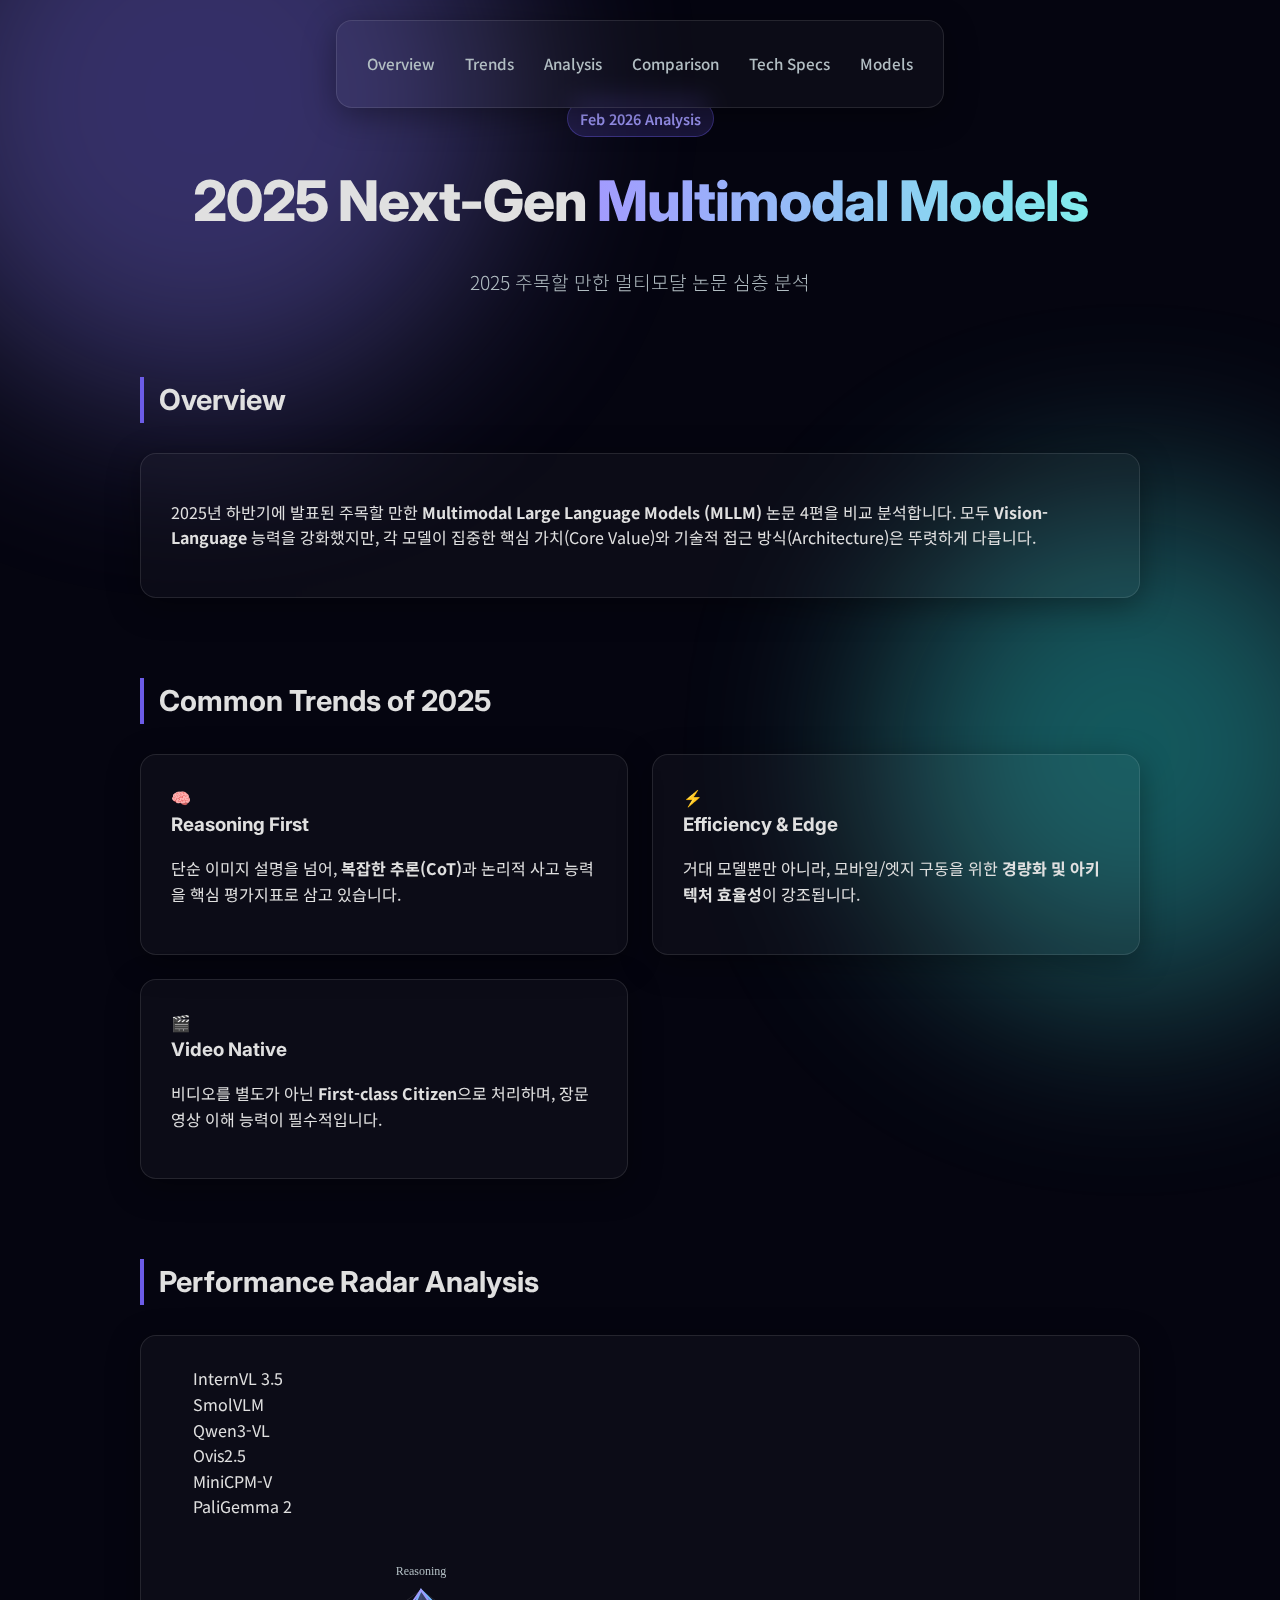
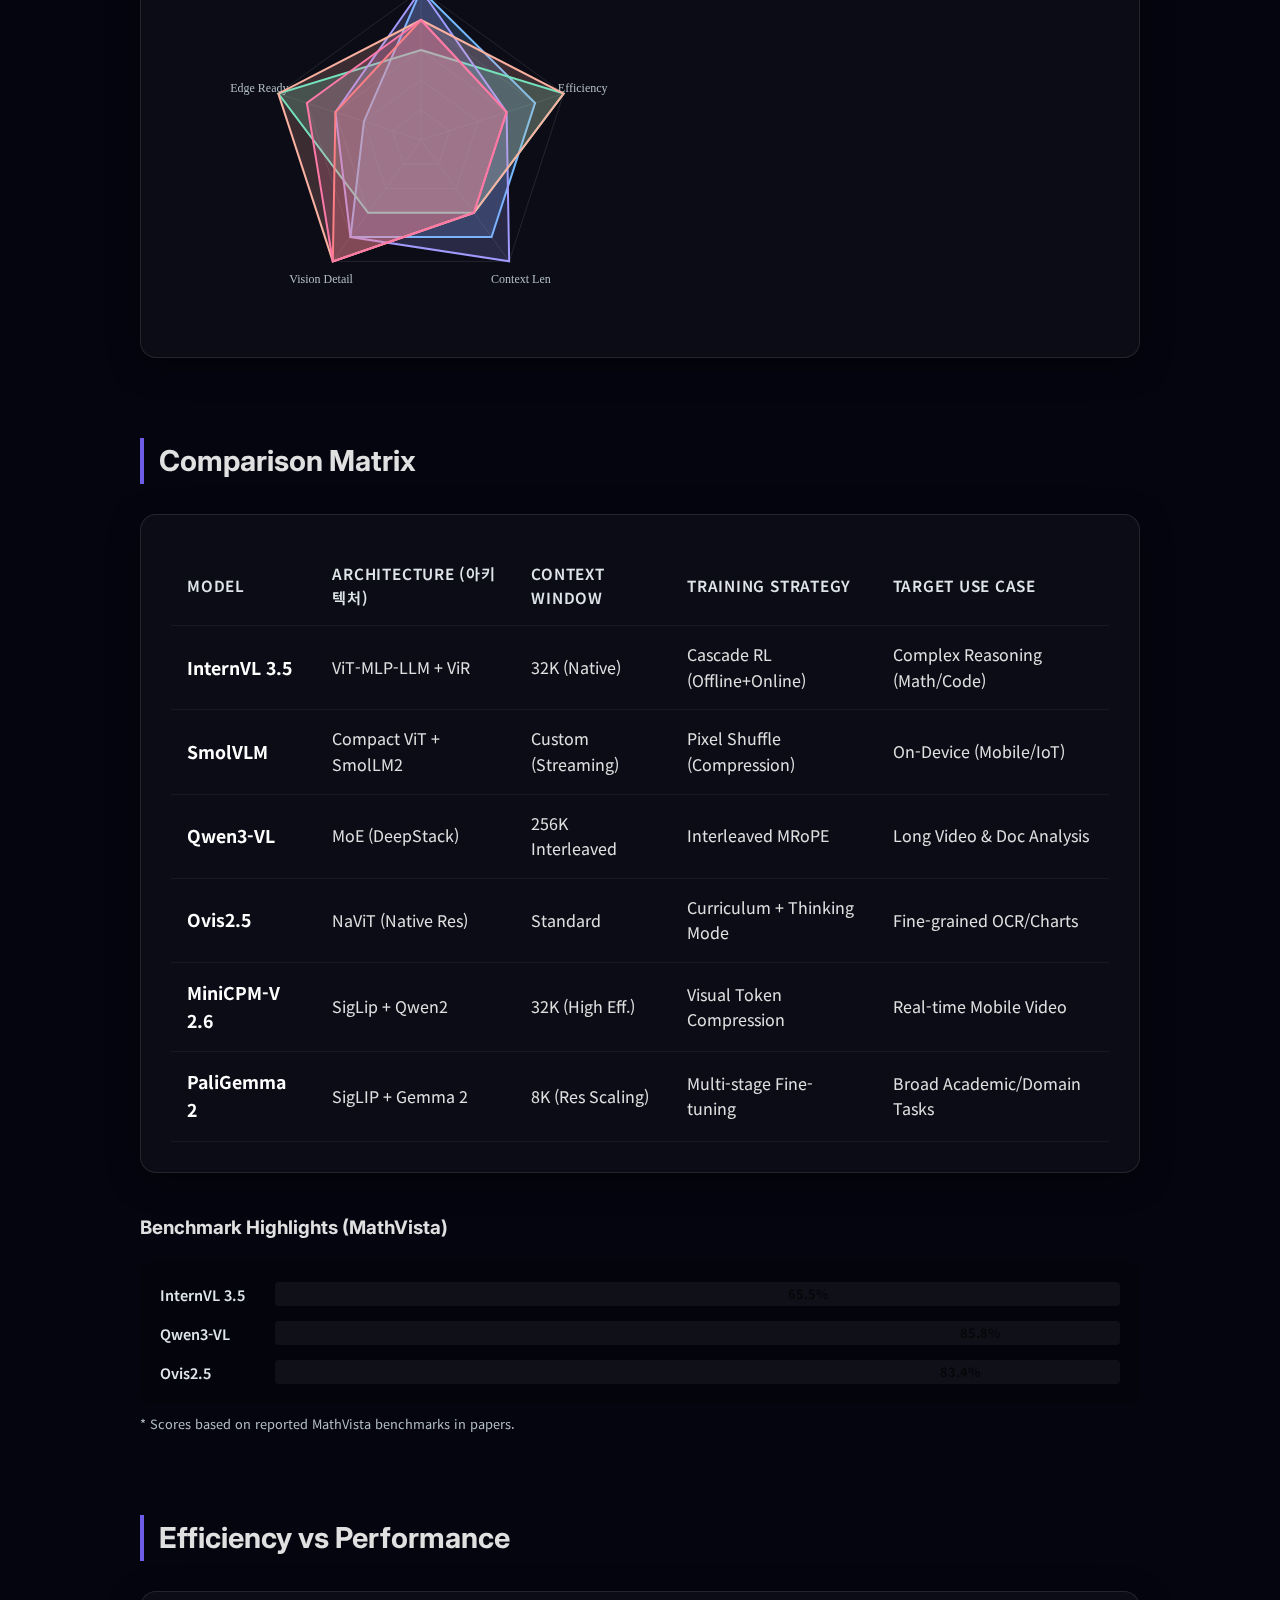
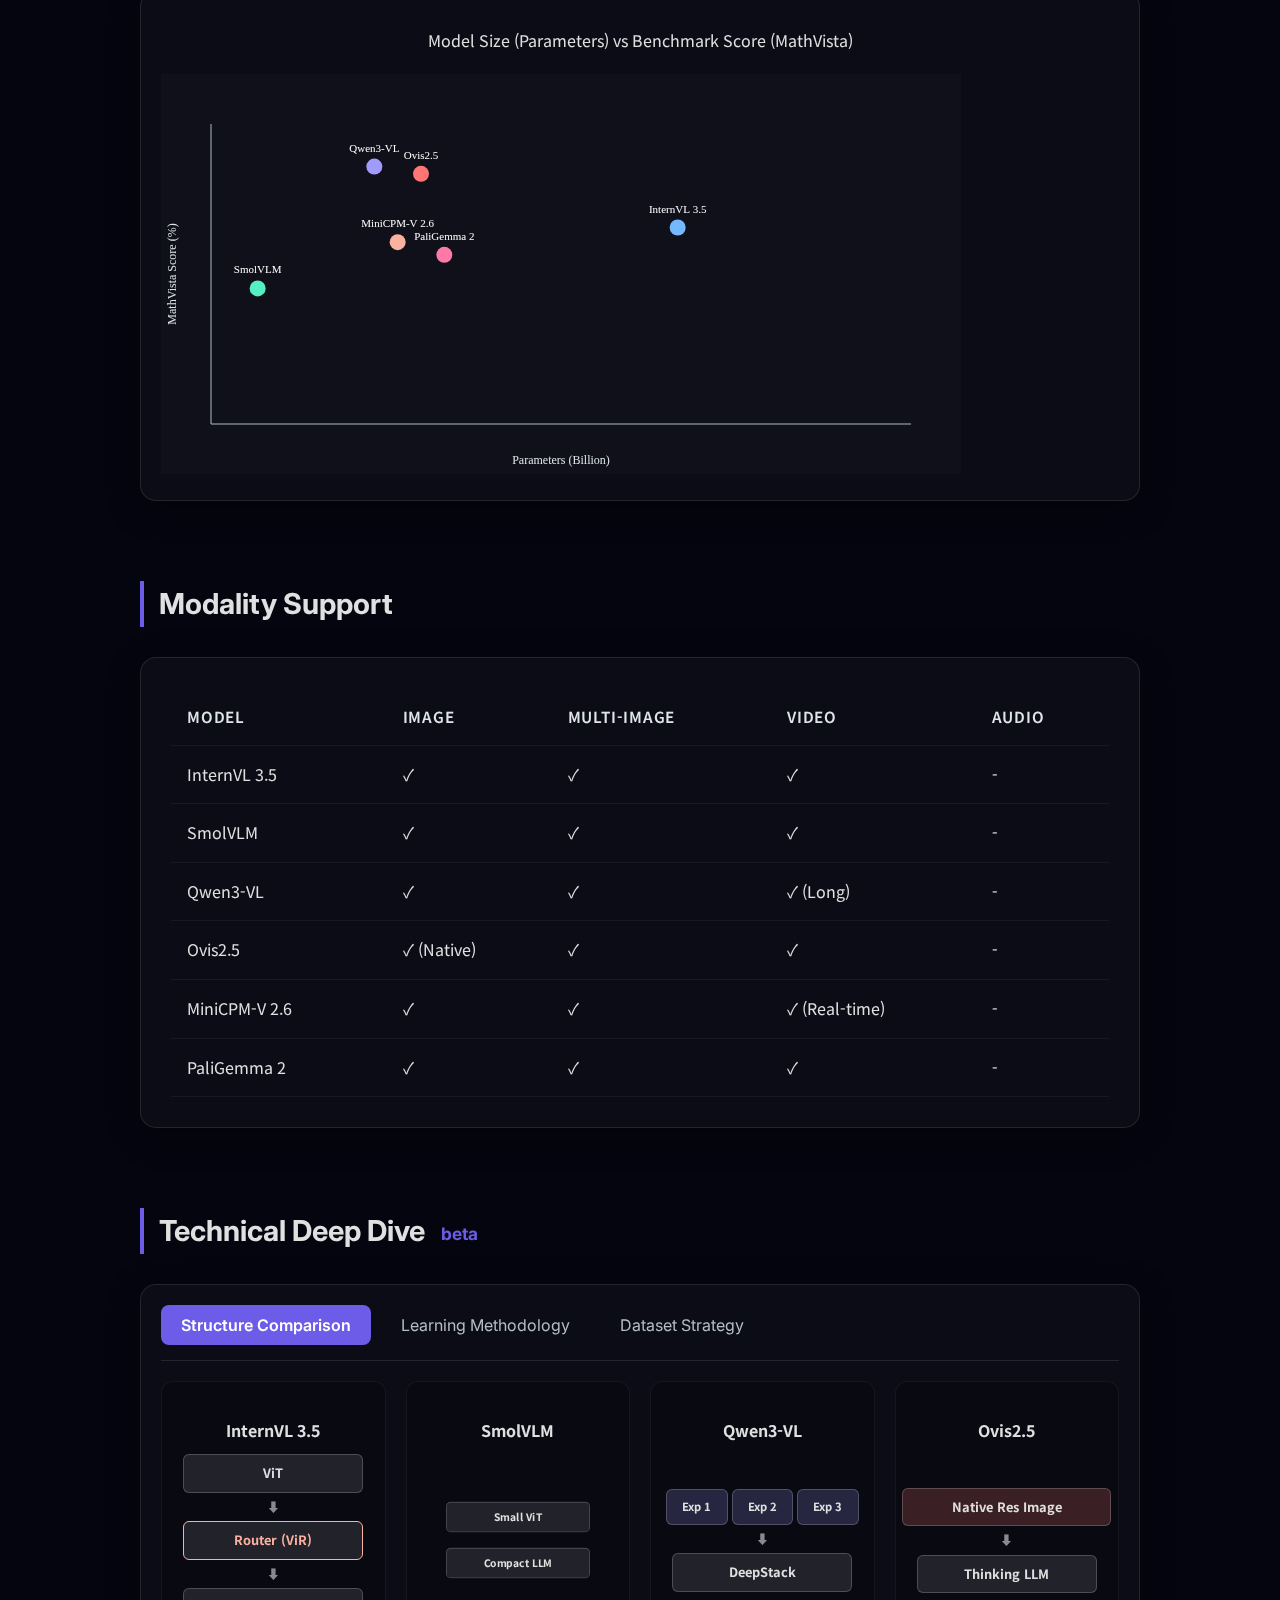
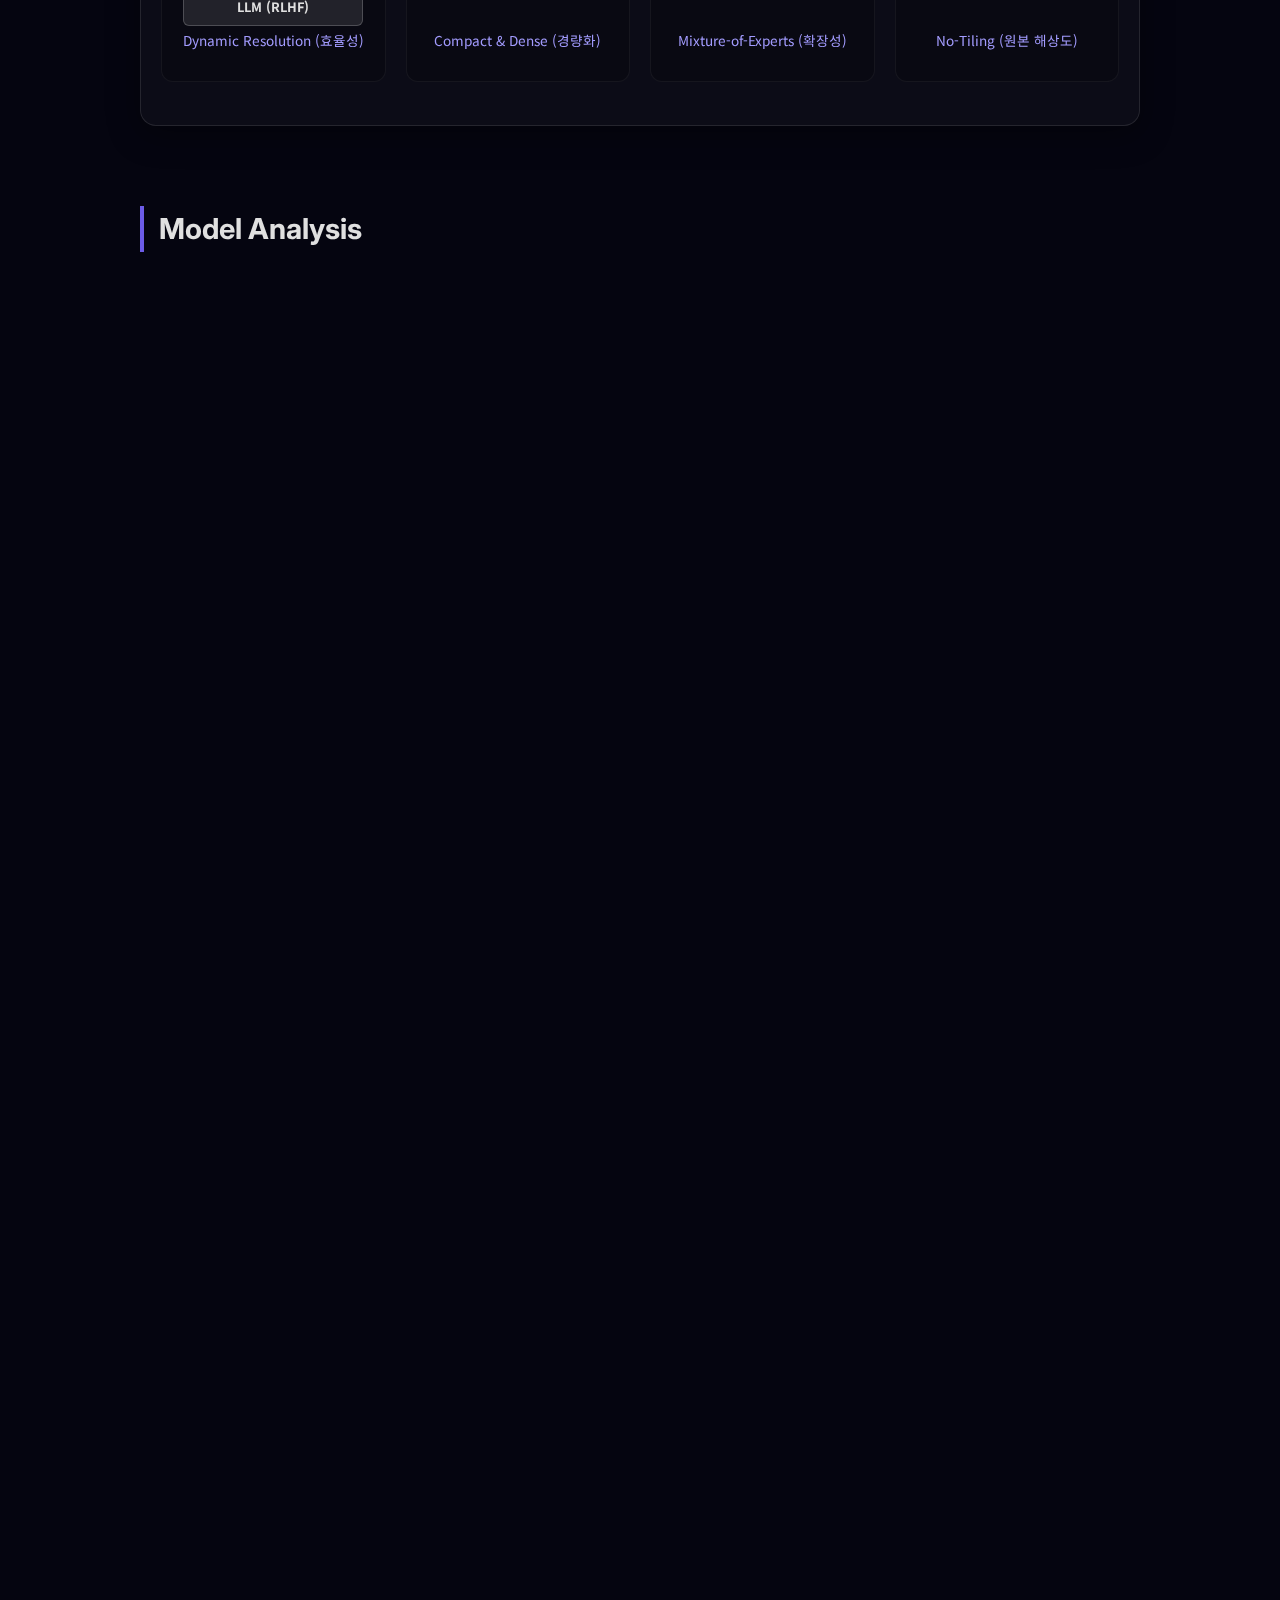
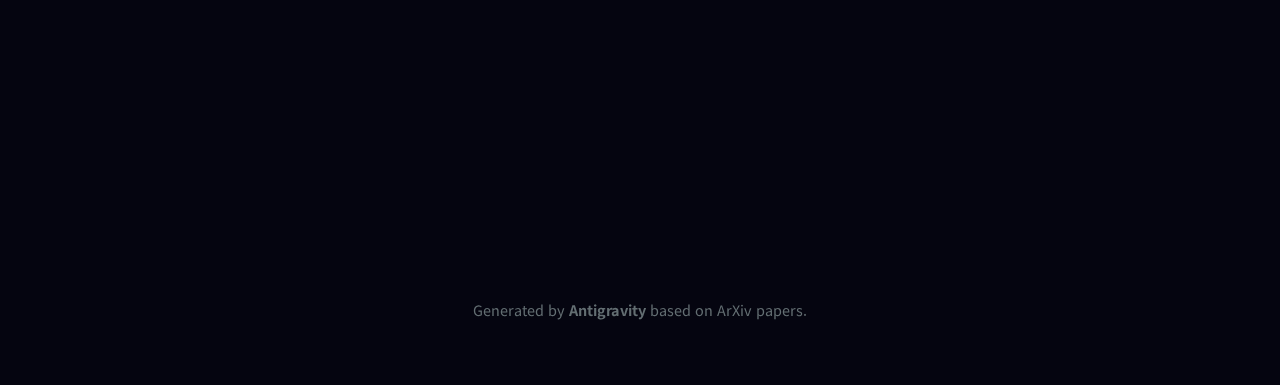
<file: index.html>
<!DOCTYPE html>
<html lang="ko">

<head>
    <meta charset="UTF-8">
    <meta name="viewport" content="width=device-width, initial-scale=1.0">
    <meta name="description"
        content="2025 Next-Gen Multimodal Models Comparison: InternVL 3.5, SmolVLM, Qwen3-VL, Ovis2.5. Analysis of architecture, benchmarks, and technical details.">
    <title>2025 MLLM Comparison</title>
    <link rel="preconnect" href="https://fonts.googleapis.com">
    <link rel="preconnect" href="https://fonts.gstatic.com" crossorigin>
    <link
        href="https://fonts.googleapis.com/css2?family=Inter:wght@300;400;600;800&family=Noto+Sans+KR:wght@300;400;700&display=swap"
        rel="stylesheet">
    <link rel="stylesheet" href="style.css">
</head>

<body>
    <div class="background-orb orb-1"></div>
    <div class="background-orb orb-2"></div>

    <!-- Navigation -->
    <nav class="sticky-nav glass-panel">
        <ul class="nav-links">
            <li><a href="#overview">Overview</a></li>
            <li><a href="#trends">Trends</a></li>
            <li><a href="#radar">Analysis</a></li>
            <li><a href="#comparison">Comparison</a></li>
            <li><a href="#deep-dive">Tech Specs</a></li>
            <li><a href="#models">Models</a></li>
        </ul>
    </nav>

    <header id="overview">
        <div class="container">
            <div class="badge">Feb 2026 Analysis</div>
            <h1>2025 Next-Gen <span class="gradient-text">Multimodal Models</span></h1>
            <p class="subtitle">2025 주목할 만한 멀티모달 논문 심층 분석</p>
        </div>
    </header>

    <main class="container">
        <!-- Overview Section -->
        <section class="overview">
            <h2 class="section-title">Overview</h2>
            <div class="card glass-panel">
                <p>
                    2025년 하반기에 발표된 주목할 만한 <strong>Multimodal Large Language Models (MLLM)</strong> 논문 4편을 비교 분석합니다.
                    모두 <strong>Vision-Language</strong> 능력을 강화했지만, 각 모델이 집중한 핵심 가치(Core Value)와 기술적 접근 방식(Architecture)은
                    뚜렷하게 다릅니다.
                </p>
            </div>
        </section>

        <!-- New: Common Trends -->
        <section class="trends" id="trends">
            <h2 class="section-title">Common Trends of 2025</h2>
            <div class="grid">
                <div class="card glass-panel trend-card">
                    <div class="icon">🧠</div>
                    <h3>Reasoning First</h3>
                    <p>단순 이미지 설명을 넘어, <strong>복잡한 추론(CoT)</strong>과 논리적 사고 능력을 핵심 평가지표로 삼고 있습니다.</p>
                </div>
                <div class="card glass-panel trend-card">
                    <div class="icon">⚡</div>
                    <h3>Efficiency & Edge</h3>
                    <p>거대 모델뿐만 아니라, 모바일/엣지 구동을 위한 <strong>경량화 및 아키텍처 효율성</strong>이 강조됩니다.</p>
                </div>
                <div class="card glass-panel trend-card">
                    <div class="icon">🎬</div>
                    <h3>Video Native</h3>
                    <p>비디오를 별도가 아닌 <strong>First-class Citizen</strong>으로 처리하며, 장문 영상 이해 능력이 필수적입니다.</p>
                </div>
            </div>
        </section>

        <!-- New: Radar Chart -->
        <section class="radar-analysis" id="radar">
            <h2 class="section-title">Performance Radar Analysis</h2>
            <div class="glass-panel radar-container">
                <div class="radar-legend">
                    <div class="legend-item"><span class="dot" style="background:var(--tag-blue)"></span> InternVL 3.5
                    </div>
                    <div class="legend-item"><span class="dot" style="background:var(--tag-green)"></span> SmolVLM</div>
                    <div class="legend-item"><span class="dot" style="background:var(--tag-purple)"></span> Qwen3-VL
                    </div>
                    <div class="legend-item"><span class="dot" style="background:var(--tag-red)"></span> Ovis2.5</div>
                    <div class="legend-item"><span class="dot" style="background:var(--tag-orange)"></span> MiniCPM-V
                    </div>
                    <div class="legend-item"><span class="dot" style="background:var(--tag-pink)"></span> PaliGemma 2
                    </div>
                </div>
                <canvas id="radarChart" width="500" height="400"></canvas>
            </div>
        </section>

        <!-- Comparison Matrix -->
        <section class="comparison" id="comparison">
            <h2 class="section-title">Comparison Matrix</h2>
            <div class="table-container glass-panel">
                <table>
                    <thead>
                        <tr>
                            <th>Model</th>
                            <th>Architecture (아키텍처)</th>
                            <th>Context Window</th>
                            <th>Training Strategy</th>
                            <th>Target Use Case</th>
                        </tr>
                    </thead>
                    <tbody>
                        <tr>
                            <td class="model-name">InternVL 3.5</td>
                            <td>ViT-MLP-LLM + ViR</td>
                            <td>32K (Native)</td>
                            <td>Cascade RL (Offline+Online)</td>
                            <td>Complex Reasoning (Math/Code)</td>
                        </tr>
                        <tr>
                            <td class="model-name">SmolVLM</td>
                            <td>Compact ViT + SmolLM2</td>
                            <td>Custom (Streaming)</td>
                            <td>Pixel Shuffle (Compression)</td>
                            <td>On-Device (Mobile/IoT)</td>
                        </tr>
                        <tr>
                            <td class="model-name">Qwen3-VL</td>
                            <td>MoE (DeepStack)</td>
                            <td>256K Interleaved</td>
                            <td>Interleaved MRoPE</td>
                            <td>Long Video & Doc Analysis</td>
                        </tr>
                        <tr>
                            <td class="model-name">Ovis2.5</td>
                            <td>NaViT (Native Res)</td>
                            <td>Standard</td>
                            <td>Curriculum + Thinking Mode</td>
                            <td>Fine-grained OCR/Charts</td>
                        </tr>
                        <tr>
                            <td class="model-name">MiniCPM-V 2.6</td>
                            <td>SigLip + Qwen2</td>
                            <td>32K (High Eff.)</td>
                            <td>Visual Token Compression</td>
                            <td>Real-time Mobile Video</td>
                        </tr>
                        <tr>
                            <td class="model-name">PaliGemma 2</td>
                            <td>SigLIP + Gemma 2</td>
                            <td>8K (Res Scaling)</td>
                            <td>Multi-stage Fine-tuning</td>
                            <td>Broad Academic/Domain Tasks</td>
                        </tr>
                    </tbody>
                </table>
            </div>

            <div class="benchmark-section" style="margin-top: 40px;">
                <h3 style="margin-bottom: 20px; color: var(--text-color);">Benchmark Highlights (MathVista)</h3>
                <div class="benchmark-grid">
                    <!-- Benchmark items will be styled via new CSS -->
                    <div class="bench-item">
                        <span>InternVL 3.5</span>
                        <div class="bench-bar-container">
                            <div class="bench-bar" style="width: 65.5%; background: var(--tag-blue);">65.5%</div>
                        </div>
                    </div>
                    <div class="bench-item">
                        <span>Qwen3-VL</span>
                        <div class="bench-bar-container">
                            <div class="bench-bar" style="width: 85.8%; background: var(--tag-purple);">85.8%</div>
                        </div>
                    </div>
                    <div class="bench-item">
                        <span>Ovis2.5</span>
                        <div class="bench-bar-container">
                            <div class="bench-bar" style="width: 83.4%; background: var(--tag-red);">83.4%</div>
                        </div>
                    </div>
                </div>
                <p style="font-size: 0.8rem; color: #b2bec3; margin-top: 10px;">* Scores based on reported MathVista
                    benchmarks in papers.</p>
            </div>
        </section>

        <!-- New: Efficiency vs Performance -->
        <section class="efficiency-analysis" id="efficiency">
            <h2 class="section-title">Efficiency vs Performance</h2>
            <div class="glass-panel" style="padding: 20px;">
                <p style="text-align: center; margin-bottom: 20px;">Model Size (Parameters) vs Benchmark Score
                    (MathVista)</p>
                <canvas id="scatterChart" width="800" height="400"></canvas>
            </div>
        </section>

        <!-- New: Modality Matrix -->
        <section class="modality-matrix" id="modality">
            <h2 class="section-title" style="margin-top: 40px;">Modality Support</h2>
            <div class="table-container glass-panel">
                <table class="modality-table">
                    <thead>
                        <tr>
                            <th>Model</th>
                            <th>Image</th>
                            <th>Multi-Image</th>
                            <th>Video</th>
                            <th>Audio</th>
                        </tr>
                    </thead>
                    <tbody>
                        <tr>
                            <td>InternVL 3.5</td>
                            <td class="supported">✓</td>
                            <td class="supported">✓</td>
                            <td class="supported">✓</td>
                            <td class="unsupported">-</td>
                        </tr>
                        <tr>
                            <td>SmolVLM</td>
                            <td class="supported">✓</td>
                            <td class="supported">✓</td>
                            <td class="supported">✓</td>
                            <td class="unsupported">-</td>
                        </tr>
                        <tr>
                            <td>Qwen3-VL</td>
                            <td class="supported">✓</td>
                            <td class="supported">✓</td>
                            <td class="supported">✓ (Long)</td>
                            <td class="unsupported">-</td>
                        </tr>
                        <tr>
                            <td>Ovis2.5</td>
                            <td class="supported">✓ (Native)</td>
                            <td class="supported">✓</td>
                            <td class="supported">✓</td>
                            <td class="unsupported">-</td>
                        </tr>
                        <tr>
                            <td>MiniCPM-V 2.6</td>
                            <td class="supported">✓</td>
                            <td class="supported">✓</td>
                            <td class="supported">✓ (Real-time)</td>
                            <td class="unsupported">-</td>
                        </tr>
                        <tr>
                            <td>PaliGemma 2</td>
                            <td class="supported">✓</td>
                            <td class="supported">✓</td>
                            <td class="supported">✓</td>
                            <td class="unsupported">-</td>
                        </tr>
                    </tbody>
                </table>
            </div>
        </section>

        <!-- Technical Deep Dive -->
        <section class="deep-dive" id="deep-dive">
            <h2 class="section-title">Technical Deep Dive <span
                    style="font-size:0.6em; color:var(--accent-color); vertical-align:middle; margin-left:10px;">beta</span>
            </h2>

            <div class="tabs-container glass-panel">
                <div class="tabs-header">
                    <button class="tab-btn active" data-tab="arch">Structure Comparison</button>
                    <button class="tab-btn" data-tab="training">Learning Methodology</button>
                    <button class="tab-btn" data-tab="data">Dataset Strategy</button>
                </div>

                <!-- Architecture Tab -->
                <div class="tab-content active" id="arch">
                    <div class="viz-grid">
                        <div class="viz-card">
                            <h4>InternVL 3.5</h4>
                            <div class="arch-diagram internvl">
                                <div class="box vision">ViT</div>
                                <div class="arrow">⬇</div>
                                <div class="box router">Router (ViR)</div>
                                <div class="arrow">⬇</div>
                                <div class="box llm">LLM (RLHF)</div>
                            </div>
                            <p class="viz-desc">Dynamic Resolution (효율성)</p>
                        </div>
                        <div class="viz-card">
                            <h4>SmolVLM</h4>
                            <div class="arch-diagram smol">
                                <div class="box vision small">Small ViT</div>
                                <div class="line"></div>
                                <div class="box llm small">Compact LLM</div>
                            </div>
                            <p class="viz-desc">Compact & Dense (경량화)</p>
                        </div>
                        <div class="viz-card">
                            <h4>Qwen3-VL</h4>
                            <div class="arch-diagram qwen">
                                <div class="moe-group">
                                    <div class="box moe">Exp 1</div>
                                    <div class="box moe">Exp 2</div>
                                    <div class="box moe">Exp 3</div>
                                </div>
                                <div class="arrow">⬇</div>
                                <div class="box llm">DeepStack</div>
                            </div>
                            <p class="viz-desc">Mixture-of-Experts (확장성)</p>
                        </div>
                        <div class="viz-card">
                            <h4>Ovis2.5</h4>
                            <div class="arch-diagram ovis">
                                <div class="box vision wide">Native Res Image</div>
                                <div class="arrow">⬇</div>
                                <div class="box llm">Thinking LLM</div>
                            </div>
                            <p class="viz-desc">No-Tiling (원본 해상도)</p>
                        </div>
                    </div>
                </div>

                <!-- Training Tab -->
                <div class="tab-content" id="training">
                    <div class="flow-container">
                        <div class="flow-row">
                            <div class="flow-label">InternVL</div>
                            <div class="flow-steps">
                                <div class="step">SFT</div>
                                <div class="connector">→</div>
                                <div class="step highlight">Offline RL</div>
                                <div class="connector">→</div>
                                <div class="step highlight">Online RL</div>
                            </div>
                        </div>
                        <div class="flow-row">
                            <div class="flow-label">Ovis2.5</div>
                            <div class="flow-steps">
                                <div class="step">Pretrain</div>
                                <div class="connector">→</div>
                                <div class="step">Instruct</div>
                                <div class="connector">→</div>
                                <div class="step highlight">Reasoning (DPO/GRPO)</div>
                            </div>
                        </div>
                        <div class="flow-row">
                            <div class="flow-label">Standard</div>
                            <div class="flow-steps">
                                <div class="step">Pretrain</div>
                                <div class="connector">→</div>
                                <div class="step">SFT</div>
                                <div class="connector">→</div>
                                <div class="step dimmed">RLHF (Optional)</div>
                            </div>
                        </div>
                    </div>
                </div>

                <!-- Dataset Tab -->
                <div class="tab-content" id="data">
                    <div class="chart-container">
                        <div class="chart-row">
                            <span class="chart-label">SmolVLM</span>
                            <div class="bar-group">
                                <div class="bar quality" style="width: 80%;">Quality Focus</div>
                            </div>
                            <span class="chart-val">High (Curated)</span>
                        </div>
                        <div class="chart-row">
                            <span class="chart-label">Qwen3-VL</span>
                            <div class="bar-group">
                                <div class="bar quantity" style="width: 100%;">Quantity Focus</div>
                            </div>
                            <span class="chart-val">Massive (Trillions)</span>
                        </div>
                        <div class="chart-row">
                            <span class="chart-label">InternVL</span>
                            <div class="bar-group">
                                <div class="bar balanced" style="width: 60%;">Balanced</div>
                                <div class="bar rl-data" style="width: 30%;">RL Data</div>
                            </div>
                            <span class="chart-val">Hybrid</span>
                        </div>
                    </div>
                </div>
            </div>
        </section>

        <!-- Detailed Cards -->
        <section class="details" id="models">
            <h2 class="section-title">Model Analysis</h2>

            <div class="grid">
                <!-- InternVL 3.5 -->
                <article class="card glass-panel fade-in">
                    <div class="card-header">
                        <h3>InternVL 3.5</h3>
                        <a href="https://arxiv.org/abs/2508.18265" target="_blank" class="link-icon">ArXiv ↗</a>
                    </div>
                    <div class="card-body">
                        <p class="summary">
                            <strong>"Advanced Reasoning via RL"</strong><br>
                            Cascade RL을 통해 추론 능력과 효율성을 동시에 잡은 모델입니다.
                        </p>
                        <div class="tech-specs">
                            <h4>Core Technologies</h4>
                            <ul class="features">
                                <li><strong>Cascade RL:</strong> Offline RL로 안정성을, Online RL로 세밀한 정렬(Alignment)을 수행.
                                </li>
                                <li><strong>Visual Resolution Router (ViR):</strong> 이미지 복잡도에 따라 해상도 동적 조절.</li>
                            </ul>
                        </div>
                        <a href="internvl.html" class="btn-read-more">Read Full Analysis →</a>
                    </div>
                </article>

                <!-- SmolVLM -->
                <article class="card glass-panel fade-in">
                    <div class="card-header">
                        <h3>SmolVLM</h3>
                        <a href="https://arxiv.org/abs/2504.05299" target="_blank" class="link-icon">ArXiv ↗</a>
                    </div>
                    <div class="card-body">
                        <p class="summary">
                            <strong>"Redefining Efficient Edge AI"</strong><br>
                            HuggingFace와 Stanford가 협력하여 만든 모바일 최적화 모델입니다.
                        </p>
                        <div class="tech-specs">
                            <h4>Core Technologies</h4>
                            <ul class="features">
                                <li><strong>Pixel Shuffle:</strong> 16배 이미지 데이터 압축 기술 적용.</li>
                                <li><strong>IoT Ready:</strong> 1GB VRAM 미만에서 구동 가능.</li>
                            </ul>
                        </div>
                        <a href="smolvlm.html" class="btn-read-more">Read Full Analysis →</a>
                    </div>
                </article>

                <!-- Qwen3-VL -->
                <article class="card glass-panel fade-in">
                    <div class="card-header">
                        <h3>Qwen3-VL</h3>
                        <a href="https://arxiv.org/abs/2511.21631" target="_blank" class="link-icon">ArXiv ↗</a>
                    </div>
                    <div class="card-body">
                        <p class="summary">
                            <strong>"The King of Long Context"</strong><br>
                            256K Context Window로 2시간 분량 비디오를 한 번에 이해합니다.
                        </p>
                        <div class="tech-specs">
                            <h4>Core Technologies</h4>
                            <ul class="features">
                                <li><strong>DeepStack ViT:</strong> 중간 레이어 시각 정보 주입.</li>
                                <li><strong>Interleaved MRoPE:</strong> 시공간 위치 인코딩 최적화.</li>
                            </ul>
                        </div>
                        <a href="qwen3vl.html" class="btn-read-more">Read Full Analysis →</a>
                    </div>
                </article>

                <!-- Ovis2.5 -->
                <article class="card glass-panel fade-in">
                    <div class="card-header">
                        <h3>Ovis2.5</h3>
                        <a href="https://arxiv.org/abs/2508.11737" target="_blank" class="link-icon">ArXiv ↗</a>
                    </div>
                    <div class="card-body">
                        <p class="summary">
                            <strong>"Thinking Mode Enabled"</strong><br>
                            타일링 없는 원본 해상도 처리와 Self-Correction 사고 과정.
                        </p>
                        <div class="tech-specs">
                            <h4>Core Technologies</h4>
                            <ul class="features">
                                <li><strong>NaViT:</strong> 원본 해상도 및 비율 그대로 처리.</li>
                                <li><strong>Thinking Mode:</strong> 환각(Hallucination) 최소화.</li>
                            </ul>
                        </div>
                        <a href="ovis25.html" class="btn-read-more">Read Full Analysis →</a>
                    </div>
                </article>

                <!-- New: MiniCPM-V 2.6 -->
                <article class="card glass-panel fade-in">
                    <div class="card-header">
                        <h3>MiniCPM-V 2.6</h3>
                        <a href="https://arxiv.org/abs/2408.01800" target="_blank" class="link-icon">ArXiv ↗</a>
                    </div>
                    <div class="card-body">
                        <p class="summary">
                            <strong>"Real-time Mobile Video"</strong><br>
                            단 8B 파라미터로 GPT-4V급 성능. 엣지 디바이스 비디오 이해의 강자.
                        </p>
                        <div class="tech-specs">
                            <h4>Core Technologies</h4>
                            <ul class="features">
                                <li><strong>Token Compression:</strong> 1.8M 픽셀 이미지를 단 640 토큰으로 처리.</li>
                                <li><strong>Any Aspect Ratio:</strong> 유연한 해상도 대응.</li>
                            </ul>
                        </div>
                        <a href="minicpm-v.html" class="btn-read-more">Read Full Analysis →</a>
                    </div>
                </article>

                <!-- New: PaliGemma 2 -->
                <article class="card glass-panel fade-in">
                    <div class="card-header">
                        <h3>PaliGemma 2</h3>
                        <a href="https://blog.google/technology/developers/google-gemma-2/" target="_blank"
                            class="link-icon">Blog ↗</a>
                    </div>
                    <div class="card-body">
                        <p class="summary">
                            <strong>"Versatile & Scalable"</strong><br>
                            3B ~ 28B 다양한 사이즈 지원. 해상도별 특화 모델 제공.
                        </p>
                        <div class="tech-specs">
                            <h4>Core Technologies</h4>
                            <ul class="features">
                                <li><strong>SigLIP + Gemma 2:</strong> 강력한 기본 모델의 조합.</li>
                                <li><strong>Resolution Scaling:</strong> 작업에 맞춰 해상도 선택 가능 (224~896px).</li>
                            </ul>
                        </div>
                        <a href="paligemma2.html" class="btn-read-more">Read Full Analysis →</a>
                    </div>
                </article>
            </div>
        </section>
    </main>

    <footer>
        <div class="container">
            <p>Generated by <strong>Antigravity</strong> based on ArXiv papers.</p>
        </div>
    </footer>

    <script src="script.js"></script>
</body>

</html>
</file>
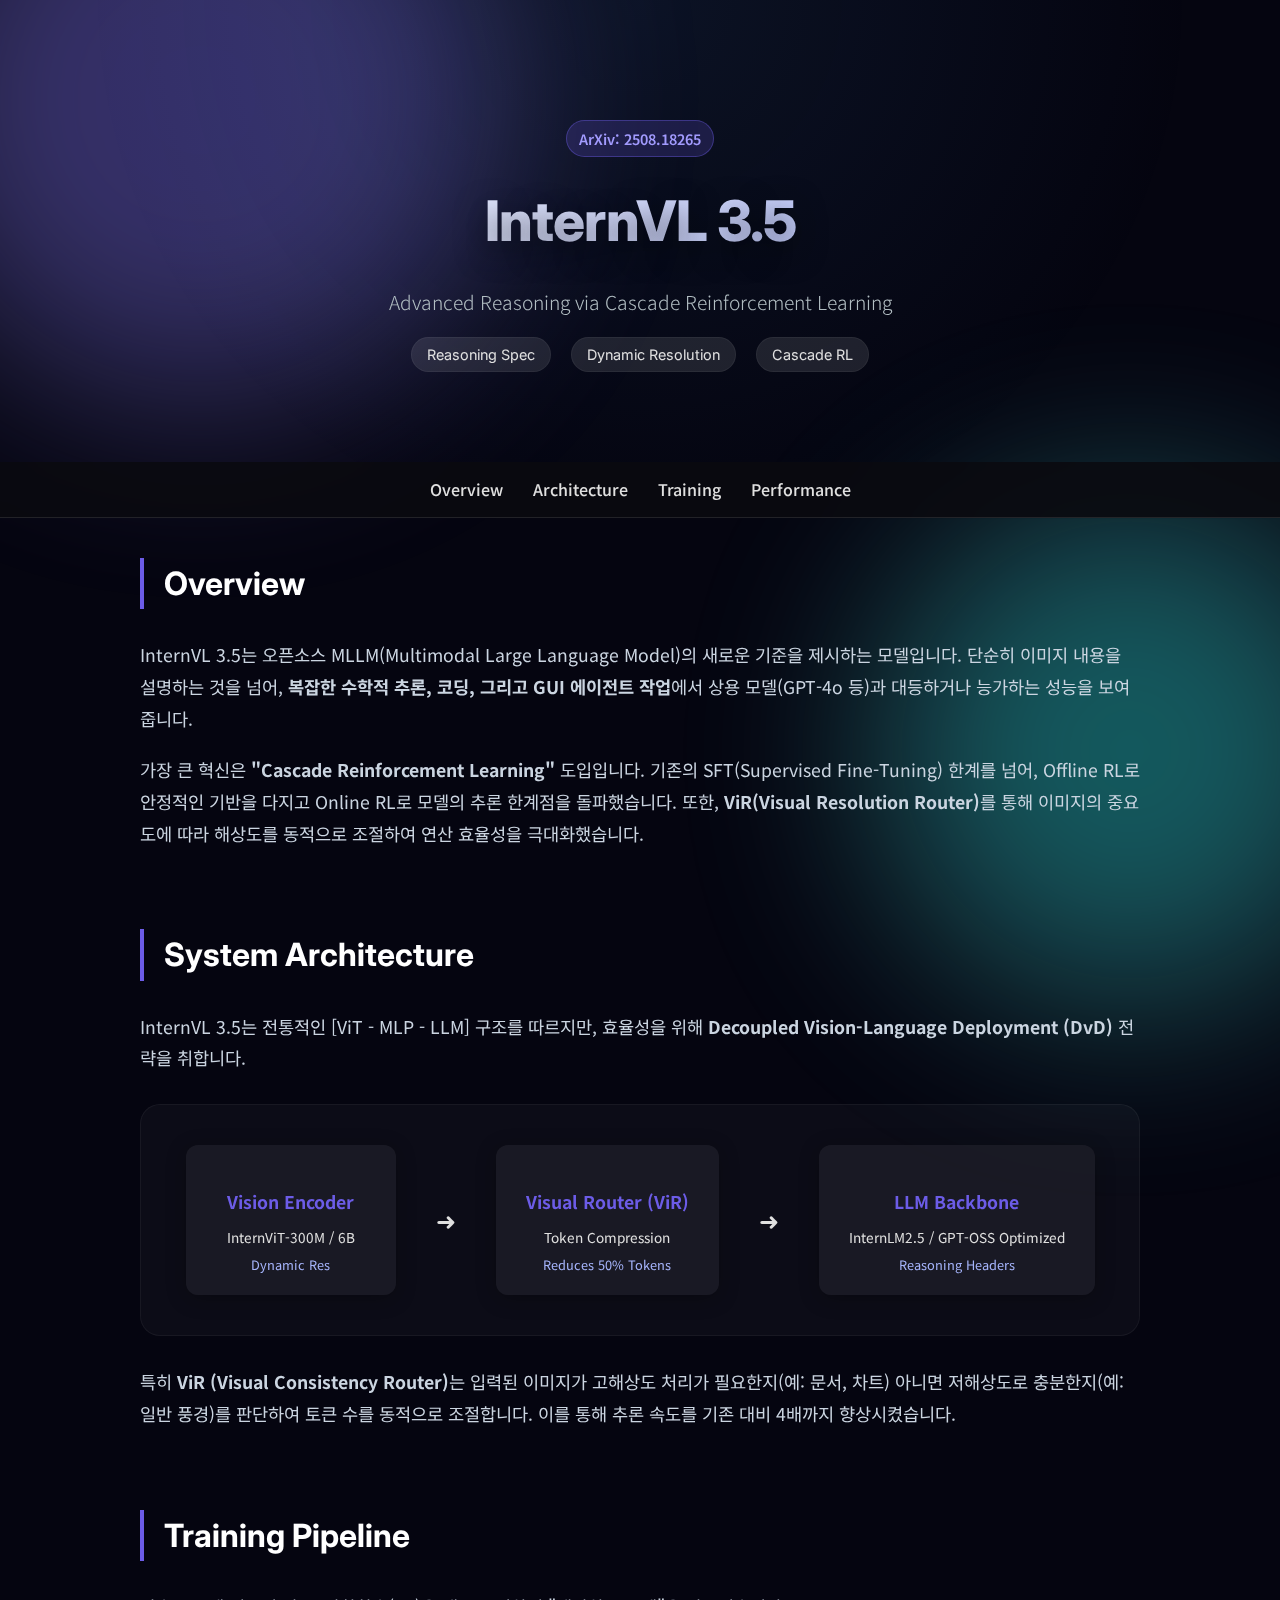
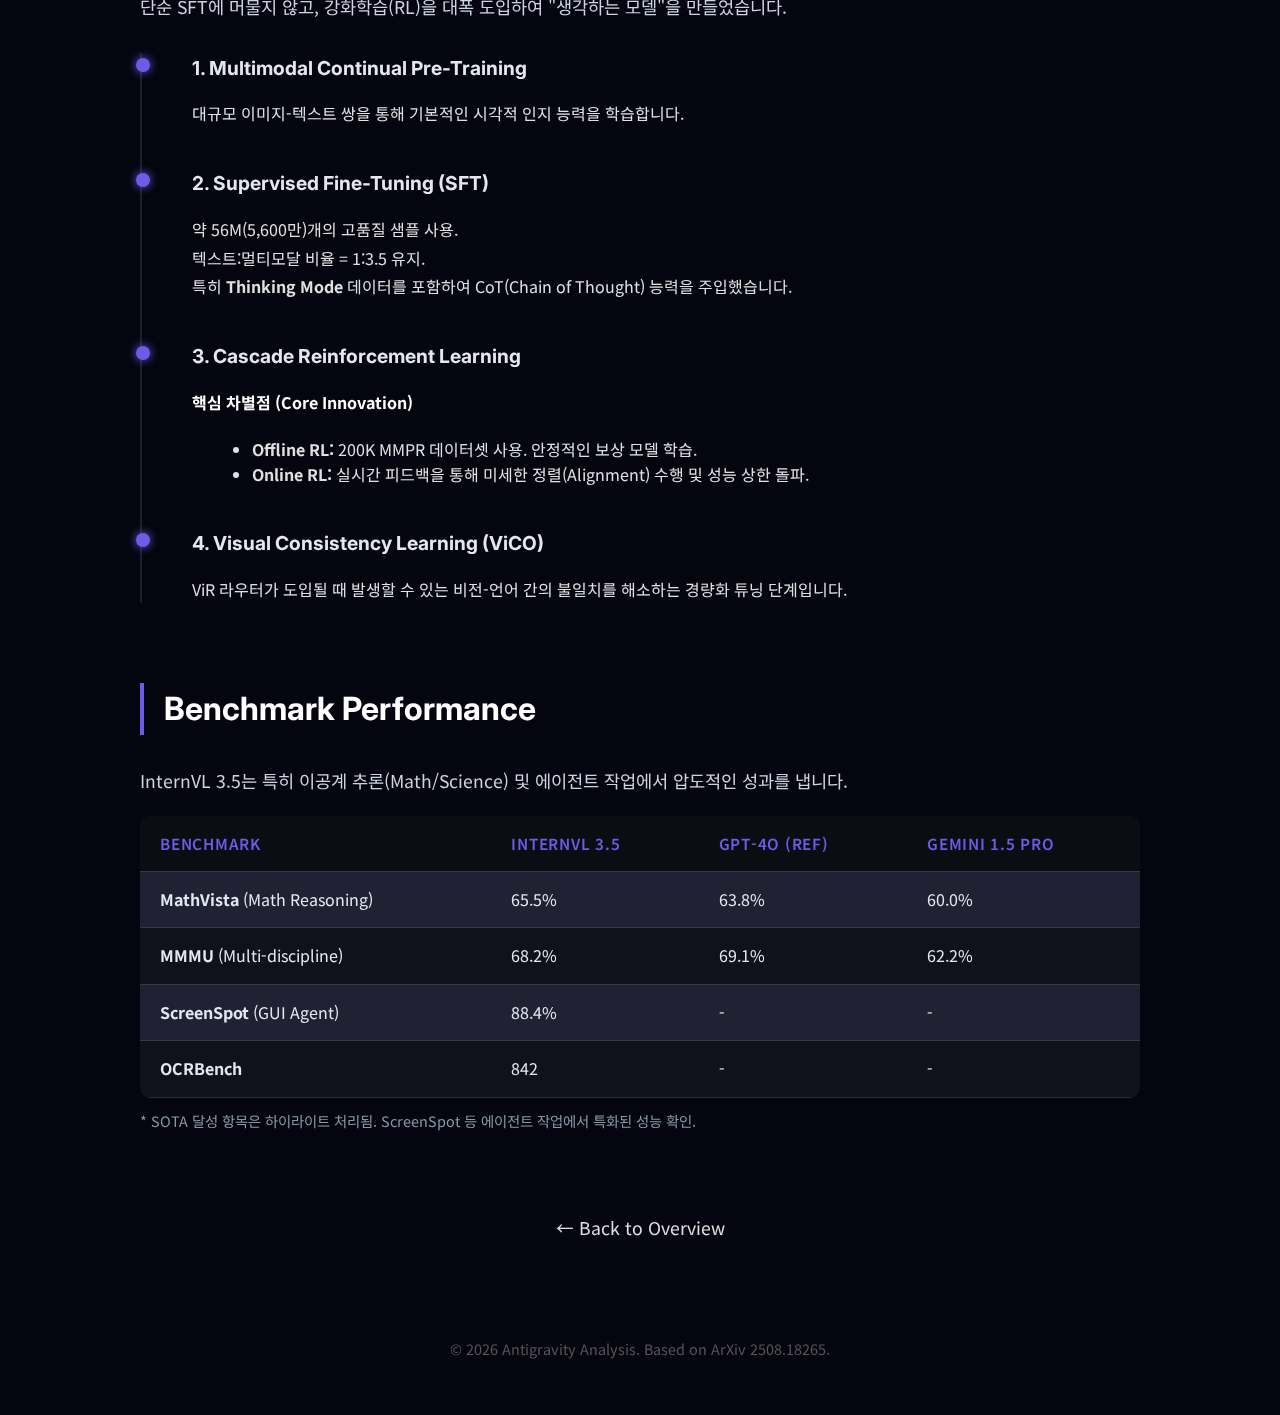
<file: internvl.html>
<!DOCTYPE html>
<html lang="ko">

<head>
    <meta charset="UTF-8">
    <meta name="viewport" content="width=device-width, initial-scale=1.0">
    <title>InternVL 3.5 - Deep Dive</title>
    <link rel="preconnect" href="https://fonts.googleapis.com">
    <link rel="preconnect" href="https://fonts.gstatic.com" crossorigin>
    <link
        href="https://fonts.googleapis.com/css2?family=Inter:wght@300;400;600;800&family=Noto+Sans+KR:wght@300;400;700&display=swap"
        rel="stylesheet">
    <link rel="stylesheet" href="style.css">
</head>

<body>
    <div class="background-orb orb-1"></div>
    <div class="background-orb orb-2"></div>

    <header class="article-header">
        <div class="container">
            <div class="badge">ArXiv: 2508.18265</div>
            <h1>InternVL 3.5</h1>
            <p class="subtitle">Advanced Reasoning via Cascade Reinforcement Learning</p>

            <div class="meta-info">
                <span class="meta-tag">Reasoning Spec</span>
                <span class="meta-tag">Dynamic Resolution</span>
                <span class="meta-tag">Cascade RL</span>
            </div>
        </div>
    </header>

    <nav class="article-nav">
        <div class="container">
            <ul>
                <li><a href="#overview">Overview</a></li>
                <li><a href="#architecture">Architecture</a></li>
                <li><a href="#training">Training</a></li>
                <li><a href="#performance">Performance</a></li>
            </ul>
        </div>
    </nav>

    <main class="container">
        <!-- Overview -->
        <section id="overview" class="content-section">
            <h2>Overview</h2>
            <p>
                InternVL 3.5는 오픈소스 MLLM(Multimodal Large Language Model)의 새로운 기준을 제시하는 모델입니다.
                단순히 이미지 내용을 설명하는 것을 넘어, <strong>복잡한 수학적 추론, 코딩, 그리고 GUI 에이전트 작업</strong>에서
                상용 모델(GPT-4o 등)과 대등하거나 능가하는 성능을 보여줍니다.
            </p>
            <p>
                가장 큰 혁신은 <strong>"Cascade Reinforcement Learning"</strong> 도입입니다.
                기존의 SFT(Supervised Fine-Tuning) 한계를 넘어, Offline RL로 안정적인 기반을 다지고
                Online RL로 모델의 추론 한계점을 돌파했습니다. 또한, <strong>ViR(Visual Resolution Router)</strong>를 통해
                이미지의 중요도에 따라 해상도를 동적으로 조절하여 연산 효율성을 극대화했습니다.
            </p>
        </section>

        <!-- Architecture -->
        <section id="architecture" class="content-section">
            <h2>System Architecture</h2>
            <p>
                InternVL 3.5는 전통적인 [ViT - MLP - LLM] 구조를 따르지만, 효율성을 위해
                <strong>Decoupled Vision-Language Deployment (DvD)</strong> 전략을 취합니다.
            </p>

            <div class="arch-flow">
                <div class="arch-row">
                    <div class="arch-box">
                        <h4>Vision Encoder</h4>
                        <span>InternViT-300M / 6B</span>
                        <div style="margin-top:5px; font-size:0.8rem; color:#a5b4fc;">Dynamic Res</div>
                    </div>
                    <div class="arrow-right">➜</div>
                    <div class="arch-box" style="border-color: var(--accent-color);">
                        <h4>Visual Router (ViR)</h4>
                        <span>Token Compression</span>
                        <div style="margin-top:5px; font-size:0.8rem; color:#a5b4fc;">Reduces 50% Tokens</div>
                    </div>
                    <div class="arrow-right">➜</div>
                    <div class="arch-box">
                        <h4>LLM Backbone</h4>
                        <span>InternLM2.5 / GPT-OSS Optimized</span>
                        <div style="margin-top:5px; font-size:0.8rem; color:#a5b4fc;">Reasoning Headers</div>
                    </div>
                </div>
            </div>

            <p>
                특히 <strong>ViR (Visual Consistency Router)</strong>는 입력된 이미지가 고해상도 처리가 필요한지(예: 문서, 차트)
                아니면 저해상도로 충분한지(예: 일반 풍경)를 판단하여 토큰 수를 동적으로 조절합니다.
                이를 통해 추론 속도를 기존 대비 4배까지 향상시켰습니다.
            </p>
        </section>

        <!-- Training -->
        <section id="training" class="content-section">
            <h2>Training Pipeline</h2>
            <p>
                단순 SFT에 머물지 않고, 강화학습(RL)을 대폭 도입하여 "생각하는 모델"을 만들었습니다.
            </p>

            <div class="timeline">
                <div class="timeline-item">
                    <h3>1. Multimodal Continual Pre-Training</h3>
                    <p>대규모 이미지-텍스트 쌍을 통해 기본적인 시각적 인지 능력을 학습합니다.</p>
                </div>
                <div class="timeline-item">
                    <h3>2. Supervised Fine-Tuning (SFT)</h3>
                    <p>
                        약 56M(5,600만)개의 고품질 샘플 사용.<br>
                        텍스트:멀티모달 비율 = 1:3.5 유지. <br>
                        특히 <strong>Thinking Mode</strong> 데이터를 포함하여 CoT(Chain of Thought) 능력을 주입했습니다.
                    </p>
                </div>
                <div class="timeline-item">
                    <h3>3. Cascade Reinforcement Learning</h3>
                    <p style="color: #fff;"><strong>핵심 차별점 (Core Innovation)</strong></p>
                    <ul style="list-style: disc; margin-left: 20px; color: var(--text-secondary); margin-top: 10px;">
                        <li><strong>Offline RL:</strong> 200K MMPR 데이터셋 사용. 안정적인 보상 모델 학습.</li>
                        <li><strong>Online RL:</strong> 실시간 피드백을 통해 미세한 정렬(Alignment) 수행 및 성능 상한 돌파.</li>
                    </ul>
                </div>
                <div class="timeline-item">
                    <h3>4. Visual Consistency Learning (ViCO)</h3>
                    <p>ViR 라우터가 도입될 때 발생할 수 있는 비전-언어 간의 불일치를 해소하는 경량화 튜닝 단계입니다.</p>
                </div>
            </div>
        </section>

        <!-- Performance -->
        <section id="performance" class="content-section">
            <h2>Benchmark Performance</h2>
            <p>
                InternVL 3.5는 특히 이공계 추론(Math/Science) 및 에이전트 작업에서 압도적인 성과를 냅니다.
            </p>

            <table class="detailed-table">
                <thead>
                    <tr>
                        <th>Benchmark</th>
                        <th>InternVL 3.5</th>
                        <th>GPT-4o (Ref)</th>
                        <th>Gemini 1.5 Pro</th>
                    </tr>
                </thead>
                <tbody>
                    <tr class="highlight-row">
                        <td><strong>MathVista</strong> (Math Reasoning)</td>
                        <td>65.5%</td>
                        <td>63.8%</td>
                        <td>60.0%</td>
                    </tr>
                    <tr>
                        <td><strong>MMMU</strong> (Multi-discipline)</td>
                        <td>68.2%</td>
                        <td>69.1%</td>
                        <td>62.2%</td>
                    </tr>
                    <tr class="highlight-row">
                        <td><strong>ScreenSpot</strong> (GUI Agent)</td>
                        <td>88.4%</td>
                        <td>-</td>
                        <td>-</td>
                    </tr>
                    <tr>
                        <td><strong>OCRBench</strong></td>
                        <td>842</td>
                        <td>-</td>
                        <td>-</td>
                    </tr>
                </tbody>
            </table>
            <p style="margin-top: 10px; font-size: 0.9rem; color: #8899a6;">
                * SOTA 달성 항목은 하이라이트 처리됨. ScreenSpot 등 에이전트 작업에서 특화된 성능 확인.
            </p>
        </section>

        <a href="index.html" class="back-link">← Back to Overview</a>
    </main>

    <footer style="text-align: center; padding: 40px; color: #555;">
        <p>&copy; 2026 Antigravity Analysis. Based on ArXiv 2508.18265.</p>
    </footer>
</body>

</html>
</file>
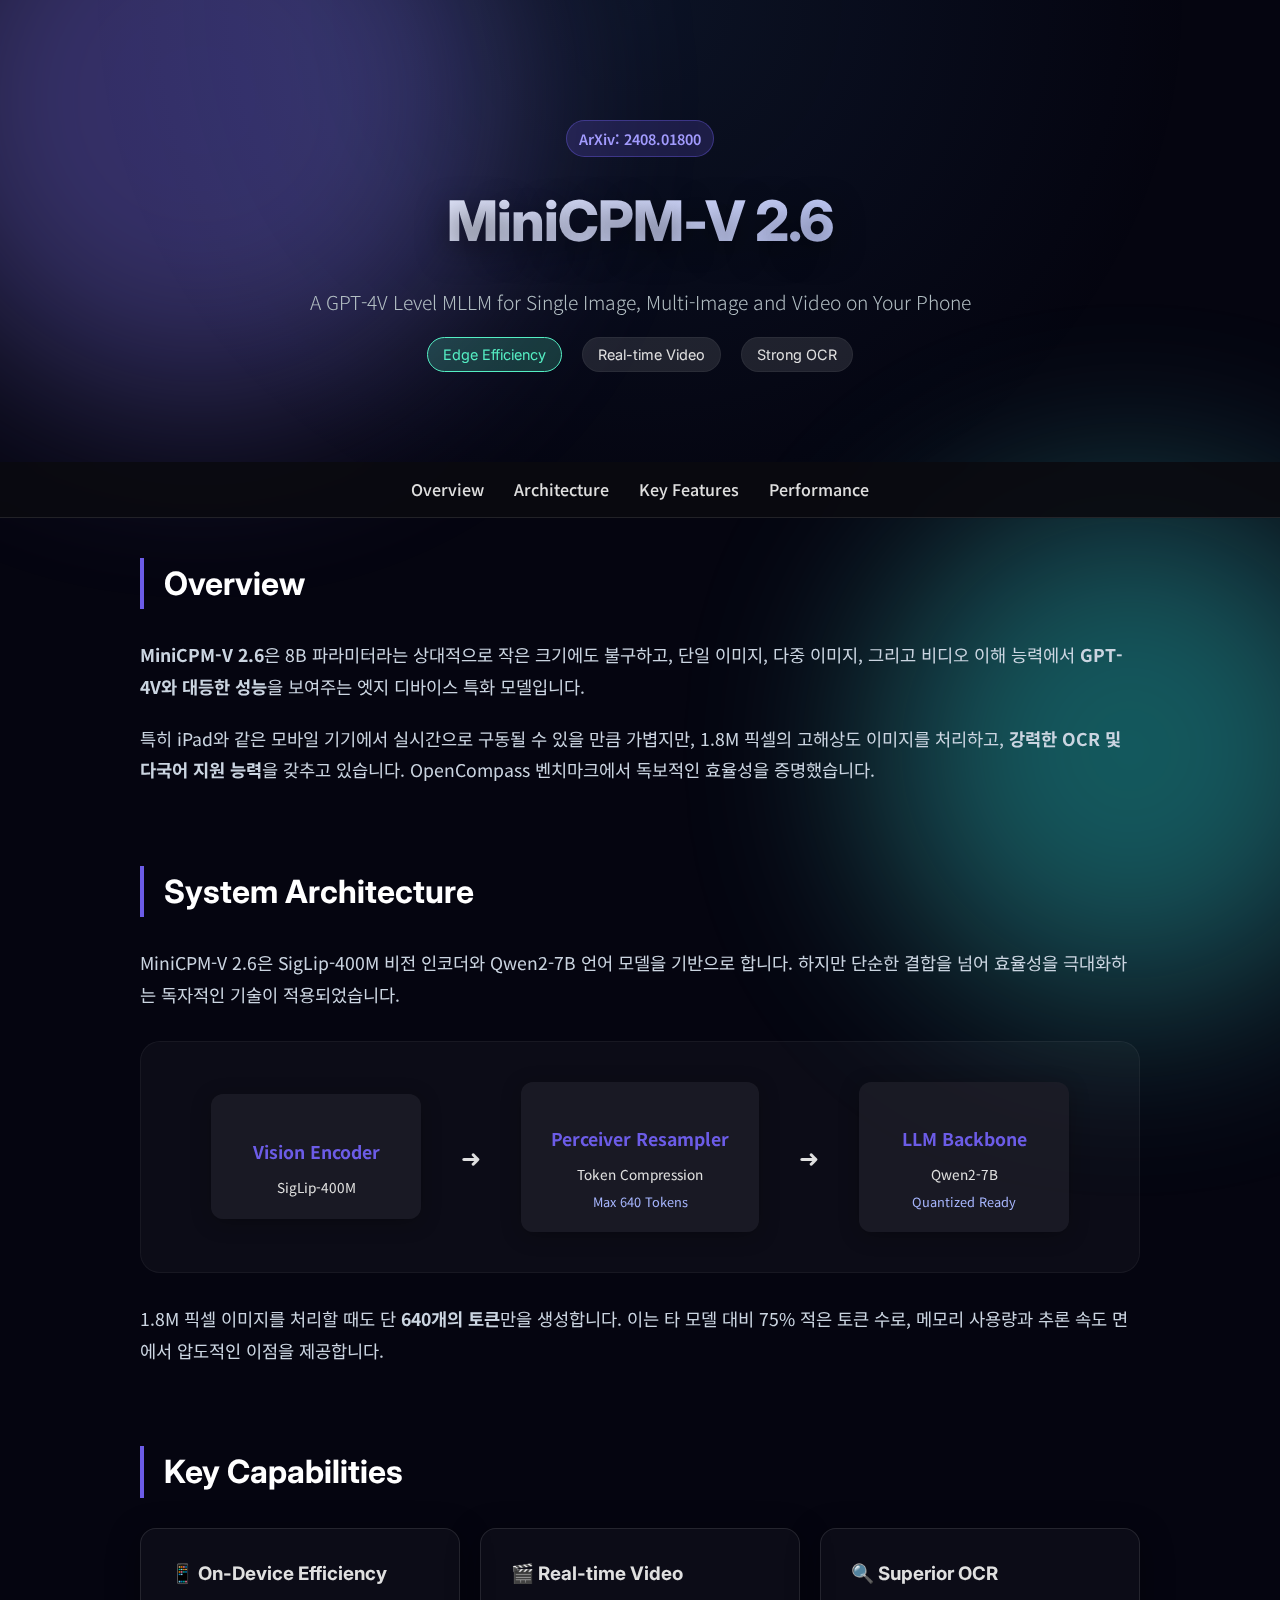
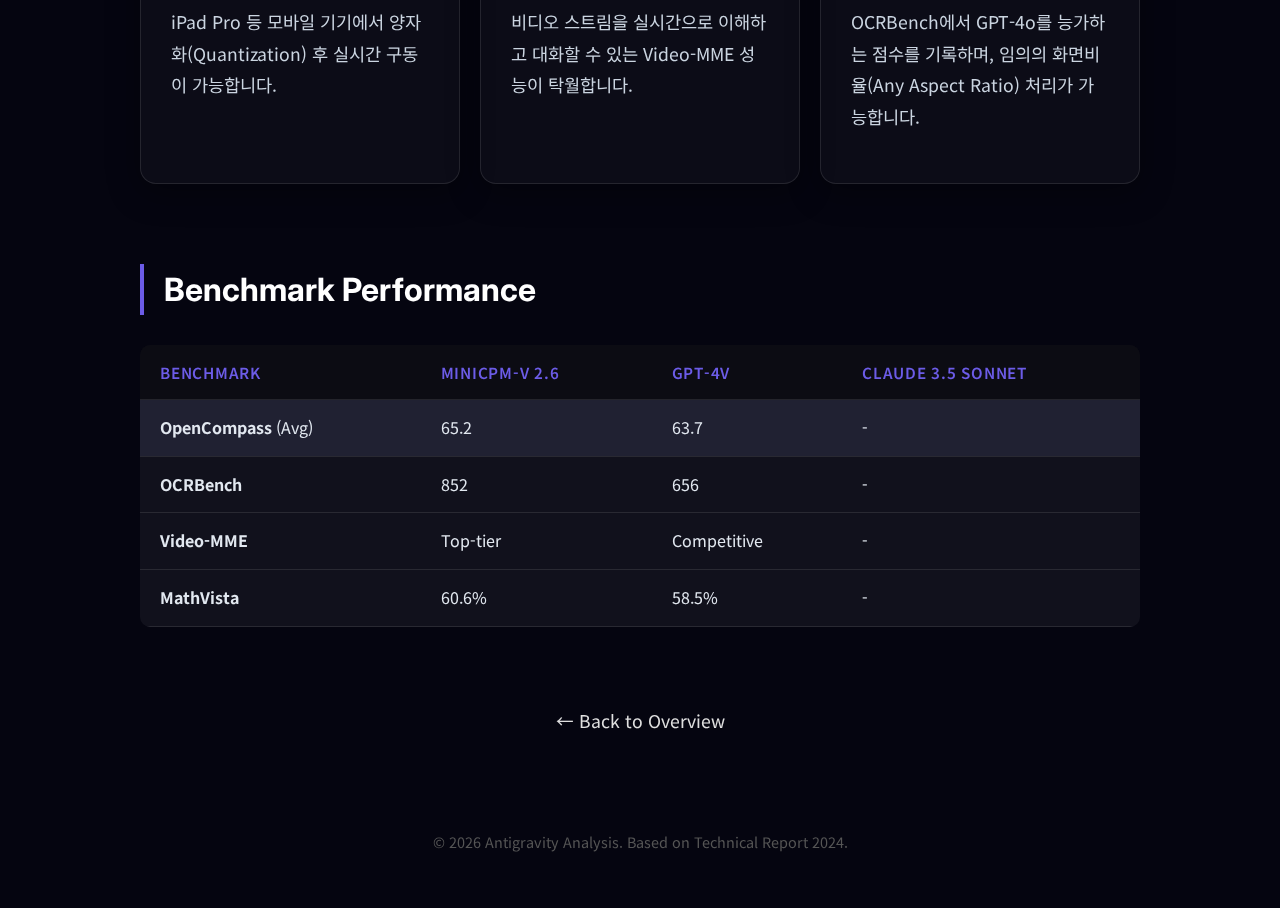
<file: minicpm-v.html>
<!DOCTYPE html>
<html lang="ko">

<head>
    <meta charset="UTF-8">
    <meta name="viewport" content="width=device-width, initial-scale=1.0">
    <title>MiniCPM-V 2.6 - Deep Dive</title>
    <link rel="preconnect" href="https://fonts.googleapis.com">
    <link rel="preconnect" href="https://fonts.gstatic.com" crossorigin>
    <link
        href="https://fonts.googleapis.com/css2?family=Inter:wght@300;400;600;800&family=Noto+Sans+KR:wght@300;400;700&display=swap"
        rel="stylesheet">
    <link rel="stylesheet" href="style.css">
    <style>
        .meta-tag.efficiency { background: rgba(85, 239, 196, 0.2); color: #55efc4; border-color: #55efc4; }
    </style>
</head>

<body>
    <div class="background-orb orb-1"></div>
    <div class="background-orb orb-2"></div>

    <header class="article-header">
        <div class="container">
            <div class="badge">ArXiv: 2408.01800</div>
            <h1>MiniCPM-V 2.6</h1>
            <p class="subtitle">A GPT-4V Level MLLM for Single Image, Multi-Image and Video on Your Phone</p>

            <div class="meta-info">
                <span class="meta-tag efficiency">Edge Efficiency</span>
                <span class="meta-tag">Real-time Video</span>
                <span class="meta-tag">Strong OCR</span>
            </div>
        </div>
    </header>

    <nav class="article-nav">
        <div class="container">
            <ul>
                <li><a href="#overview">Overview</a></li>
                <li><a href="#architecture">Architecture</a></li>
                <li><a href="#features">Key Features</a></li>
                <li><a href="#performance">Performance</a></li>
            </ul>
        </div>
    </nav>

    <main class="container">
        <!-- Overview -->
        <section id="overview" class="content-section">
            <h2>Overview</h2>
            <p>
                <strong>MiniCPM-V 2.6</strong>은 8B 파라미터라는 상대적으로 작은 크기에도 불구하고, 단일 이미지, 다중 이미지, 그리고 비디오 이해 능력에서
                <strong>GPT-4V와 대등한 성능</strong>을 보여주는 엣지 디바이스 특화 모델입니다.
            </p>
            <p>
                특히 iPad와 같은 모바일 기기에서 실시간으로 구동될 수 있을 만큼 가볍지만,
                1.8M 픽셀의 고해상도 이미지를 처리하고, <strong>강력한 OCR 및 다국어 지원 능력</strong>을 갖추고 있습니다.
                OpenCompass 벤치마크에서 독보적인 효율성을 증명했습니다.
            </p>
        </section>

        <!-- Architecture -->
        <section id="architecture" class="content-section">
            <h2>System Architecture</h2>
            <p>
                MiniCPM-V 2.6은 SigLip-400M 비전 인코더와 Qwen2-7B 언어 모델을 기반으로 합니다.
                하지만 단순한 결합을 넘어 효율성을 극대화하는 독자적인 기술이 적용되었습니다.
            </p>

            <div class="arch-flow">
                <div class="arch-row">
                    <div class="arch-box">
                        <h4>Vision Encoder</h4>
                        <span>SigLip-400M</span>
                    </div>
                    <div class="arrow-right">➜</div>
                    <div class="arch-box" style="border-color: var(--accent-color);">
                        <h4>Perceiver Resampler</h4>
                        <span>Token Compression</span>
                        <div style="margin-top:5px; font-size:0.8rem; color:#a5b4fc;">Max 640 Tokens</div>
                    </div>
                    <div class="arrow-right">➜</div>
                    <div class="arch-box">
                        <h4>LLM Backbone</h4>
                        <span>Qwen2-7B</span>
                        <div style="margin-top:5px; font-size:0.8rem; color:#a5b4fc;">Quantized Ready</div>
                    </div>
                </div>
            </div>

            <p>
                1.8M 픽셀 이미지를 처리할 때도 단 <strong>640개의 토큰</strong>만을 생성합니다.
                이는 타 모델 대비 75% 적은 토큰 수로, 메모리 사용량과 추론 속도 면에서 압도적인 이점을 제공합니다.
            </p>
        </section>

        <!-- Features -->
        <section id="features" class="content-section">
            <h2>Key Capabilities</h2>
            <div class="grid" style="grid-template-columns: repeat(auto-fit, minmax(250px, 1fr)); gap: 20px; margin-top: 20px;">
                <div class="card glass-panel">
                    <h3>📱 On-Device Efficiency</h3>
                    <p>iPad Pro 등 모바일 기기에서 양자화(Quantization) 후 실시간 구동이 가능합니다.</p>
                </div>
                <div class="card glass-panel">
                    <h3>🎬 Real-time Video</h3>
                    <p>비디오 스트림을 실시간으로 이해하고 대화할 수 있는 Video-MME 성능이 탁월합니다.</p>
                </div>
                <div class="card glass-panel">
                    <h3>🔍 Superior OCR</h3>
                    <p>OCRBench에서 GPT-4o를 능가하는 점수를 기록하며, 임의의 화면비율(Any Aspect Ratio) 처리가 가능합니다.</p>
                </div>
            </div>
        </section>

        <!-- Performance -->
        <section id="performance" class="content-section">
            <h2>Benchmark Performance</h2>
            <table class="detailed-table">
                <thead>
                    <tr>
                        <th>Benchmark</th>
                        <th>MiniCPM-V 2.6</th>
                        <th>GPT-4V</th>
                        <th>Claude 3.5 Sonnet</th>
                    </tr>
                </thead>
                <tbody>
                    <tr class="highlight-row">
                        <td><strong>OpenCompass</strong> (Avg)</td>
                        <td>65.2</td>
                        <td>63.7</td>
                        <td>-</td>
                    </tr>
                    <tr>
                        <td><strong>OCRBench</strong></td>
                        <td>852</td>
                        <td>656</td>
                        <td>-</td>
                    </tr>
                    <tr>
                        <td><strong>Video-MME</strong></td>
                        <td>Top-tier</td>
                        <td>Competitive</td>
                        <td>-</td>
                    </tr>
                    <tr>
                        <td><strong>MathVista</strong></td>
                        <td>60.6%</td>
                        <td>58.5%</td>
                        <td>-</td>
                    </tr>
                </tbody>
            </table>
        </section>

        <a href="index.html" class="back-link">← Back to Overview</a>
    </main>

    <footer style="text-align: center; padding: 40px; color: #555;">
        <p>&copy; 2026 Antigravity Analysis. Based on Technical Report 2024.</p>
    </footer>
</body>

</html>
</file>
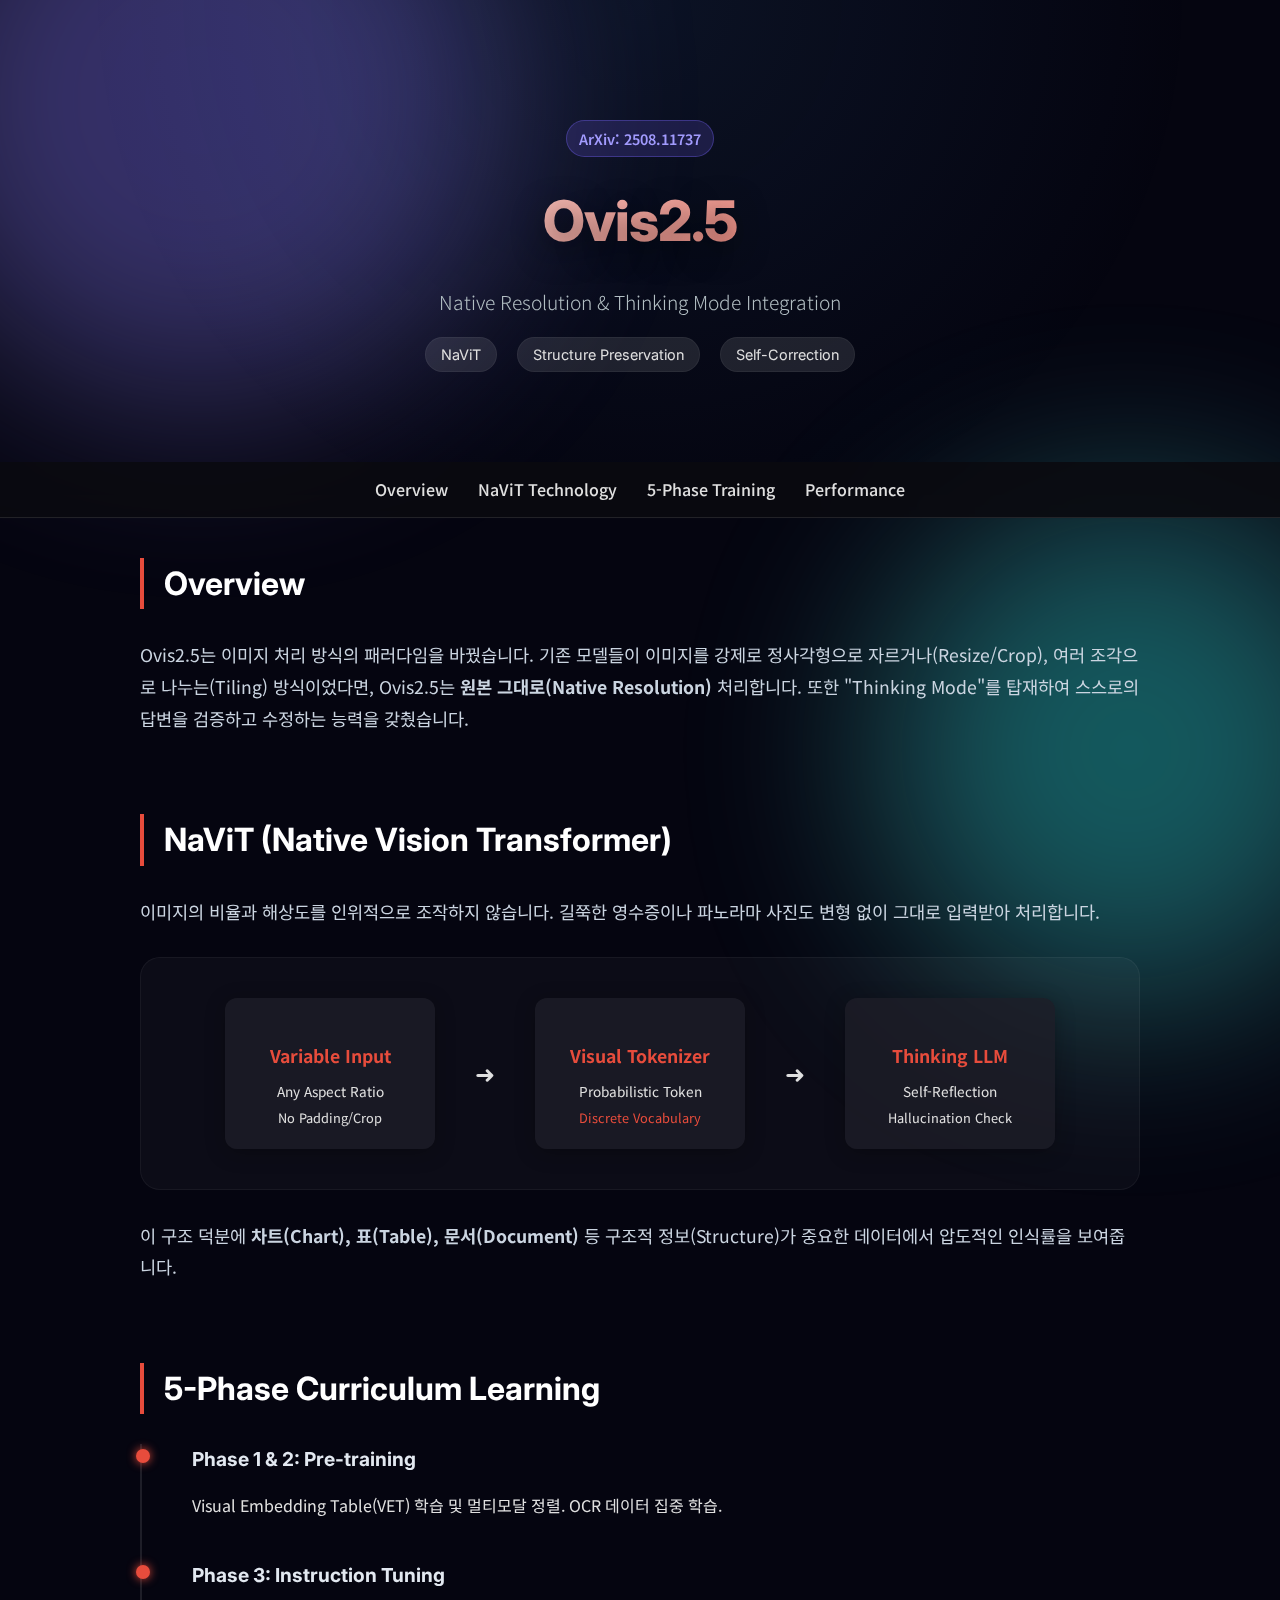
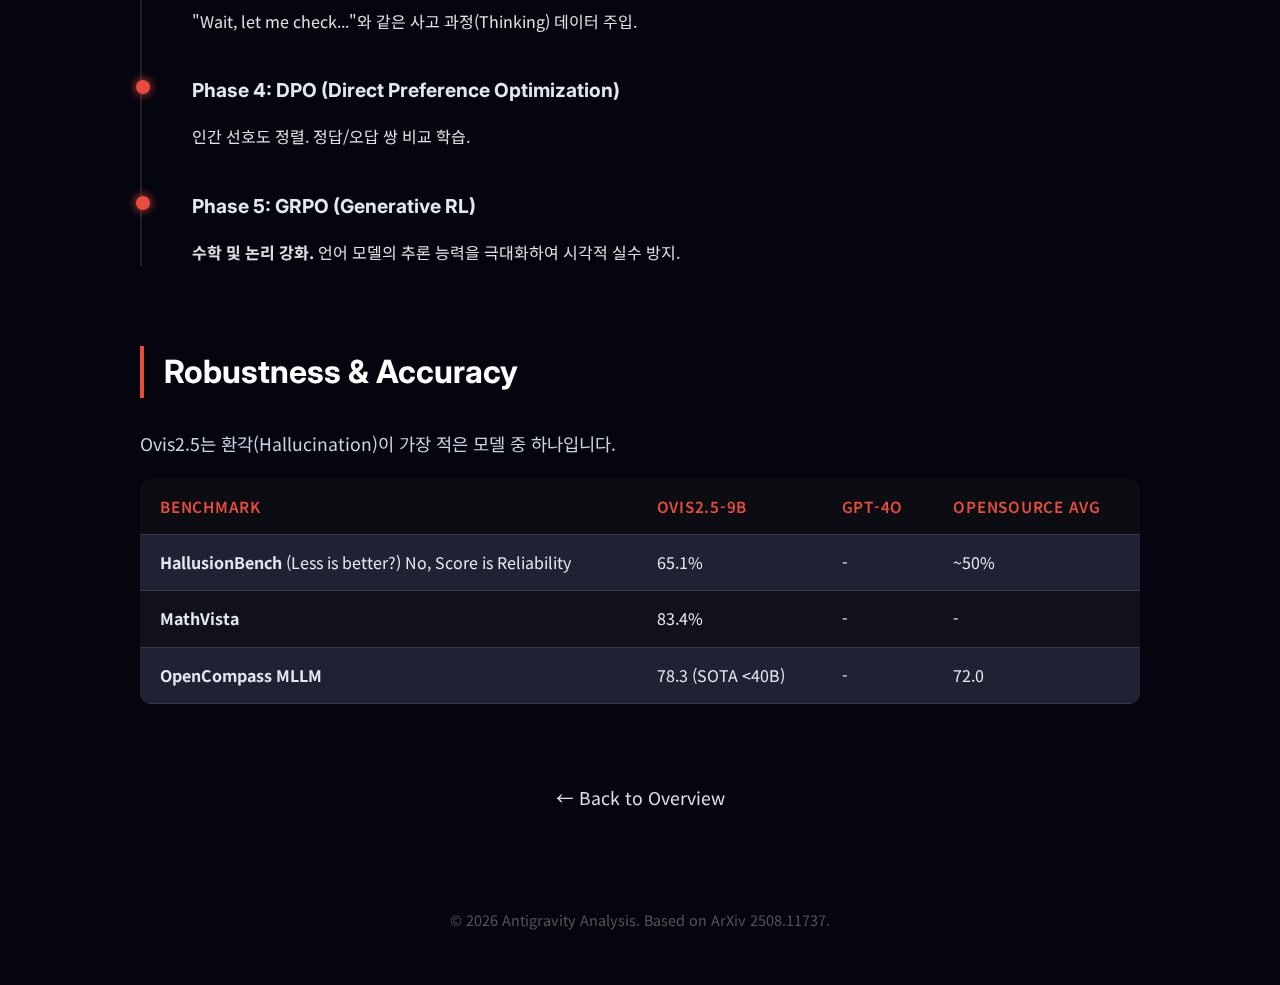
<file: ovis25.html>
<!DOCTYPE html>
<html lang="ko">

<head>
    <meta charset="UTF-8">
    <meta name="viewport" content="width=device-width, initial-scale=1.0">
    <title>Ovis2.5 - Deep Dive</title>
    <link rel="preconnect" href="https://fonts.googleapis.com">
    <link rel="preconnect" href="https://fonts.gstatic.com" crossorigin>
    <link
        href="https://fonts.googleapis.com/css2?family=Inter:wght@300;400;600;800&family=Noto+Sans+KR:wght@300;400;700&display=swap"
        rel="stylesheet">
    <link rel="stylesheet" href="style.css">
    <style>
        /* Specific accent override for Ovis */
        :root {
            --accent-color: #e74c3c;
        }

        .article-header h1 {
            background: linear-gradient(135deg, #fff 0%, #e74c3c 100%);
            -webkit-background-clip: text;
            background-clip: text;
            -webkit-text-fill-color: transparent;
        }
    </style>
</head>

<body>
    <div class="background-orb orb-1"></div>
    <div class="background-orb orb-2"></div>

    <header class="article-header">
        <div class="container">
            <div class="badge">ArXiv: 2508.11737</div>
            <h1>Ovis2.5</h1>
            <p class="subtitle">Native Resolution & Thinking Mode Integration</p>

            <div class="meta-info">
                <span class="meta-tag">NaViT</span>
                <span class="meta-tag">Structure Preservation</span>
                <span class="meta-tag">Self-Correction</span>
            </div>
        </div>
    </header>

    <nav class="article-nav">
        <div class="container">
            <ul>
                <li><a href="#overview">Overview</a></li>
                <li><a href="#navit">NaViT Technology</a></li>
                <li><a href="#training">5-Phase Training</a></li>
                <li><a href="#performance">Performance</a></li>
            </ul>
        </div>
    </nav>

    <main class="container">
        <!-- Overview -->
        <section id="overview" class="content-section">
            <h2>Overview</h2>
            <p>
                Ovis2.5는 이미지 처리 방식의 패러다임을 바꿨습니다. 기존 모델들이 이미지를 강제로 정사각형으로 자르거나(Resize/Crop),
                여러 조각으로 나누는(Tiling) 방식이었다면, Ovis2.5는 <strong>원본 그대로(Native Resolution)</strong> 처리합니다.
                또한 "Thinking Mode"를 탑재하여 스스로의 답변을 검증하고 수정하는 능력을 갖췄습니다.
            </p>
        </section>

        <!-- NaViT -->
        <section id="navit" class="content-section">
            <h2>NaViT (Native Vision Transformer)</h2>
            <p>
                이미지의 비율과 해상도를 인위적으로 조작하지 않습니다. 길쭉한 영수증이나 파노라마 사진도
                변형 없이 그대로 입력받아 처리합니다.
            </p>

            <div class="arch-flow">
                <div class="arch-row">
                    <div class="arch-box">
                        <h4>Variable Input</h4>
                        <span>Any Aspect Ratio</span>
                        <div style="margin-top:5px; font-size:0.8rem; color:var(--text-secondary);">No Padding/Crop
                        </div>
                    </div>
                    <div class="arrow-right">➜</div>
                    <div class="arch-box" style="border-color: #e74c3c;">
                        <h4>Visual Tokenizer</h4>
                        <span>Probabilistic Token</span>
                        <div style="margin-top:5px; font-size:0.8rem; color:#e74c3c;">Discrete Vocabulary</div>
                    </div>
                    <div class="arrow-right">➜</div>
                    <div class="arch-box">
                        <h4>Thinking LLM</h4>
                        <span>Self-Reflection</span>
                        <div style="margin-top:5px; font-size:0.8rem; color:var(--text-secondary);">Hallucination Check
                        </div>
                    </div>
                </div>
            </div>
            <p>
                이 구조 덕분에 <strong>차트(Chart), 표(Table), 문서(Document)</strong> 등 구조적 정보(Structure)가 중요한
                데이터에서 압도적인 인식률을 보여줍니다.
            </p>
        </section>

        <!-- Training -->
        <section id="training" class="content-section">
            <h2>5-Phase Curriculum Learning</h2>
            <div class="timeline">
                <div class="timeline-item">
                    <h3>Phase 1 & 2: Pre-training</h3>
                    <p>Visual Embedding Table(VET) 학습 및 멀티모달 정렬. OCR 데이터 집중 학습.</p>
                </div>
                <div class="timeline-item">
                    <h3>Phase 3: Instruction Tuning</h3>
                    <p>"Wait, let me check..."와 같은 사고 과정(Thinking) 데이터 주입.</p>
                </div>
                <div class="timeline-item">
                    <h3>Phase 4: DPO (Direct Preference Optimization)</h3>
                    <p>인간 선호도 정렬. 정답/오답 쌍 비교 학습.</p>
                </div>
                <div class="timeline-item">
                    <h3>Phase 5: GRPO (Generative RL)</h3>
                    <p><strong>수학 및 논리 강화.</strong> 언어 모델의 추론 능력을 극대화하여 시각적 실수 방지.</p>
                </div>
            </div>
        </section>

        <!-- Benchmarks -->
        <section id="performance" class="content-section">
            <h2>Robustness & Accuracy</h2>
            <p>
                Ovis2.5는 환각(Hallucination)이 가장 적은 모델 중 하나입니다.
            </p>
            <table class="detailed-table">
                <thead>
                    <tr>
                        <th>Benchmark</th>
                        <th>Ovis2.5-9B</th>
                        <th>GPT-4o</th>
                        <th>OpenSource Avg</th>
                    </tr>
                </thead>
                <tbody>
                    <tr class="highlight-row">
                        <td><strong>HallusionBench</strong> (Less is better?) No, Score is Reliability</td>
                        <td>65.1%</td>
                        <td>-</td>
                        <td>~50%</td>
                    </tr>
                    <tr>
                        <td><strong>MathVista</strong></td>
                        <td>83.4%</td>
                        <td>-</td>
                        <td>-</td>
                    </tr>
                    <tr class="highlight-row">
                        <td><strong>OpenCompass MLLM</strong></td>
                        <td>78.3 (SOTA &lt;40B)</td>
                        <td>-</td>
                        <td>72.0</td>
                    </tr>
                </tbody>
            </table>
        </section>

        <a href="index.html" class="back-link">← Back to Overview</a>
    </main>

    <footer style="text-align: center; padding: 40px; color: #555;">
        <p>&copy; 2026 Antigravity Analysis. Based on ArXiv 2508.11737.</p>
    </footer>
</body>

</html>
</file>
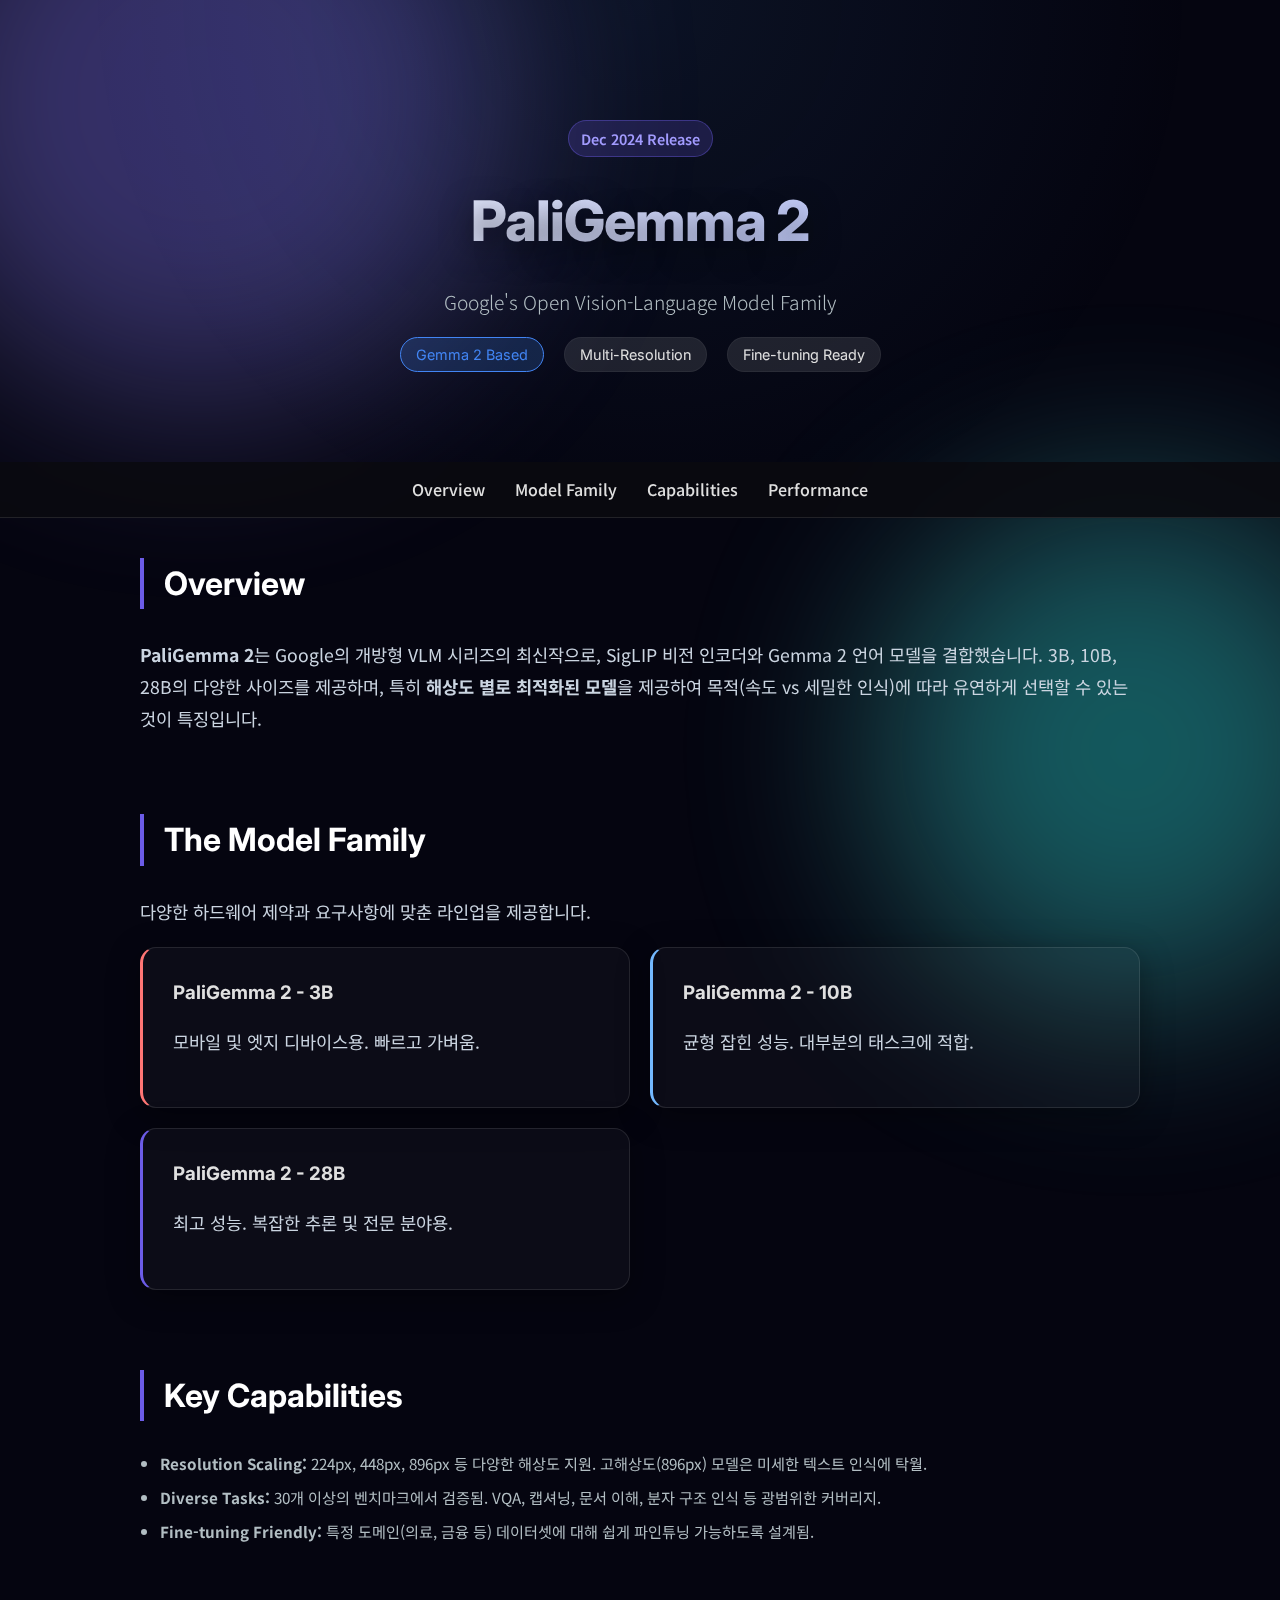
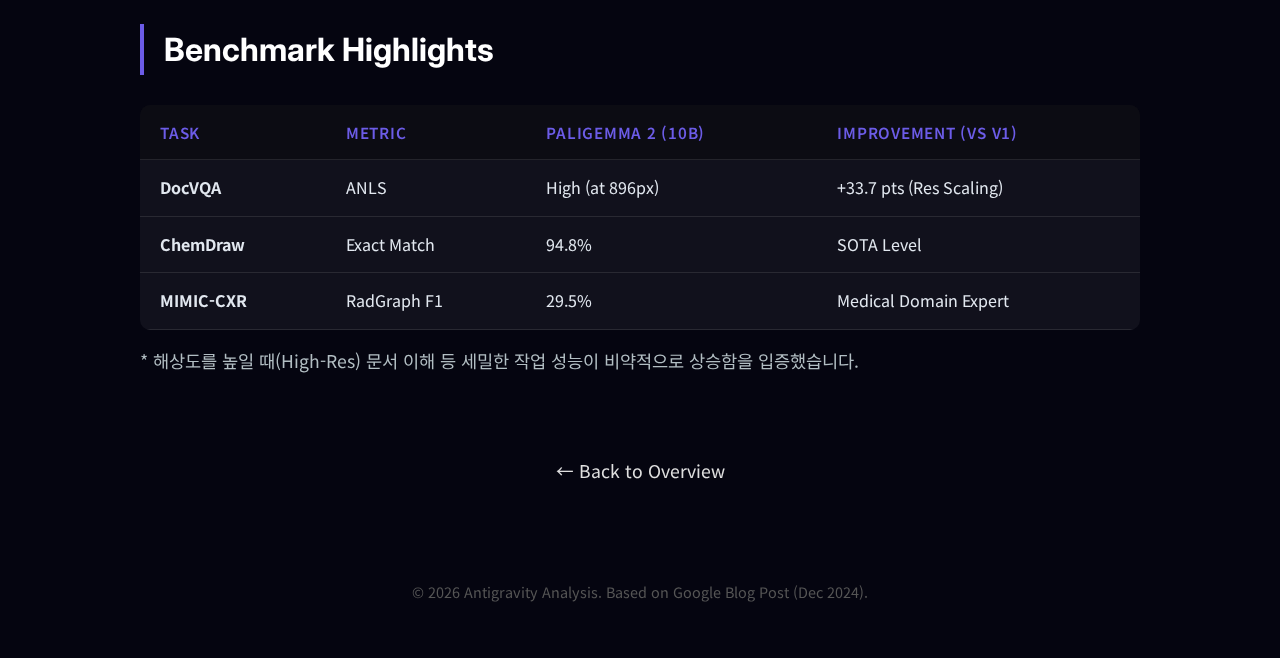
<file: paligemma2.html>
<!DOCTYPE html>
<html lang="ko">

<head>
    <meta charset="UTF-8">
    <meta name="viewport" content="width=device-width, initial-scale=1.0">
    <title>PaliGemma 2 - Deep Dive</title>
    <link rel="preconnect" href="https://fonts.googleapis.com">
    <link rel="preconnect" href="https://fonts.gstatic.com" crossorigin>
    <link
        href="https://fonts.googleapis.com/css2?family=Inter:wght@300;400;600;800&family=Noto+Sans+KR:wght@300;400;700&display=swap"
        rel="stylesheet">
    <link rel="stylesheet" href="style.css">
    <style>
        .meta-tag.google {
            background: rgba(66, 133, 244, 0.2);
            color: #4285f4;
            border-color: #4285f4;
        }
    </style>
</head>

<body>
    <div class="background-orb orb-1"></div>
    <div class="background-orb orb-2"></div>

    <header class="article-header">
        <div class="container">
            <div class="badge">Dec 2024 Release</div>
            <h1>PaliGemma 2</h1>
            <p class="subtitle">Google's Open Vision-Language Model Family</p>

            <div class="meta-info">
                <span class="meta-tag google">Gemma 2 Based</span>
                <span class="meta-tag">Multi-Resolution</span>
                <span class="meta-tag">Fine-tuning Ready</span>
            </div>
        </div>
    </header>

    <nav class="article-nav">
        <div class="container">
            <ul>
                <li><a href="#overview">Overview</a></li>
                <li><a href="#family">Model Family</a></li>
                <li><a href="#capabilities">Capabilities</a></li>
                <li><a href="#performance">Performance</a></li>
            </ul>
        </div>
    </nav>

    <main class="container">
        <!-- Overview -->
        <section id="overview" class="content-section">
            <h2>Overview</h2>
            <p>
                <strong>PaliGemma 2</strong>는 Google의 개방형 VLM 시리즈의 최신작으로, SigLIP 비전 인코더와 Gemma 2 언어 모델을 결합했습니다.
                3B, 10B, 28B의 다양한 사이즈를 제공하며, 특히 <strong>해상도 별로 최적화된 모델</strong>을 제공하여
                목적(속도 vs 세밀한 인식)에 따라 유연하게 선택할 수 있는 것이 특징입니다.
            </p>
        </section>

        <!-- Family -->
        <section id="family" class="content-section">
            <h2>The Model Family</h2>
            <p>다양한 하드웨어 제약과 요구사항에 맞춘 라인업을 제공합니다.</p>

            <div class="grid" style="gap: 20px; margin-top: 20px;">
                <div class="card glass-panel" style="border-left: 3px solid #ff7675;">
                    <h3>PaliGemma 2 - 3B</h3>
                    <p>모바일 및 엣지 디바이스용. 빠르고 가벼움.</p>
                </div>
                <div class="card glass-panel" style="border-left: 3px solid #74b9ff;">
                    <h3>PaliGemma 2 - 10B</h3>
                    <p>균형 잡힌 성능. 대부분의 태스크에 적합.</p>
                </div>
                <div class="card glass-panel" style="border-left: 3px solid #6c5ce7;">
                    <h3>PaliGemma 2 - 28B</h3>
                    <p>최고 성능. 복잡한 추론 및 전문 분야용.</p>
                </div>
            </div>
        </section>

        <!-- Capabilities -->
        <section id="capabilities" class="content-section">
            <h2>Key Capabilities</h2>
            <ul class="features" style="margin-top: 20px;">
                <li><strong>Resolution Scaling:</strong> 224px, 448px, 896px 등 다양한 해상도 지원. 고해상도(896px) 모델은 미세한 텍스트 인식에
                    탁월.</li>
                <li><strong>Diverse Tasks:</strong> 30개 이상의 벤치마크에서 검증됨. VQA, 캡셔닝, 문서 이해, 분자 구조 인식 등 광범위한 커버리지.</li>
                <li><strong>Fine-tuning Friendly:</strong> 특정 도메인(의료, 금융 등) 데이터셋에 대해 쉽게 파인튜닝 가능하도록 설계됨.</li>
            </ul>
        </section>

        <!-- Performance -->
        <section id="performance" class="content-section">
            <h2>Benchmark Highlights</h2>
            <table class="detailed-table">
                <thead>
                    <tr>
                        <th>Task</th>
                        <th>Metric</th>
                        <th>PaliGemma 2 (10B)</th>
                        <th>Improvement (vs v1)</th>
                    </tr>
                </thead>
                <tbody>
                    <tr>
                        <td><strong>DocVQA</strong></td>
                        <td>ANLS</td>
                        <td>High (at 896px)</td>
                        <td>+33.7 pts (Res Scaling)</td>
                    </tr>
                    <tr>
                        <td><strong>ChemDraw</strong></td>
                        <td>Exact Match</td>
                        <td>94.8%</td>
                        <td>SOTA Level</td>
                    </tr>
                    <tr>
                        <td><strong>MIMIC-CXR</strong></td>
                        <td>RadGraph F1</td>
                        <td>29.5%</td>
                        <td>Medical Domain Expert</td>
                    </tr>
                </tbody>
            </table>
            <p style="margin-top: 15px; color: #b2bec3;">
                * 해상도를 높일 때(High-Res) 문서 이해 등 세밀한 작업 성능이 비약적으로 상승함을 입증했습니다.
            </p>
        </section>

        <a href="index.html" class="back-link">← Back to Overview</a>
    </main>

    <footer style="text-align: center; padding: 40px; color: #555;">
        <p>&copy; 2026 Antigravity Analysis. Based on Google Blog Post (Dec 2024).</p>
    </footer>
</body>

</html>
</file>
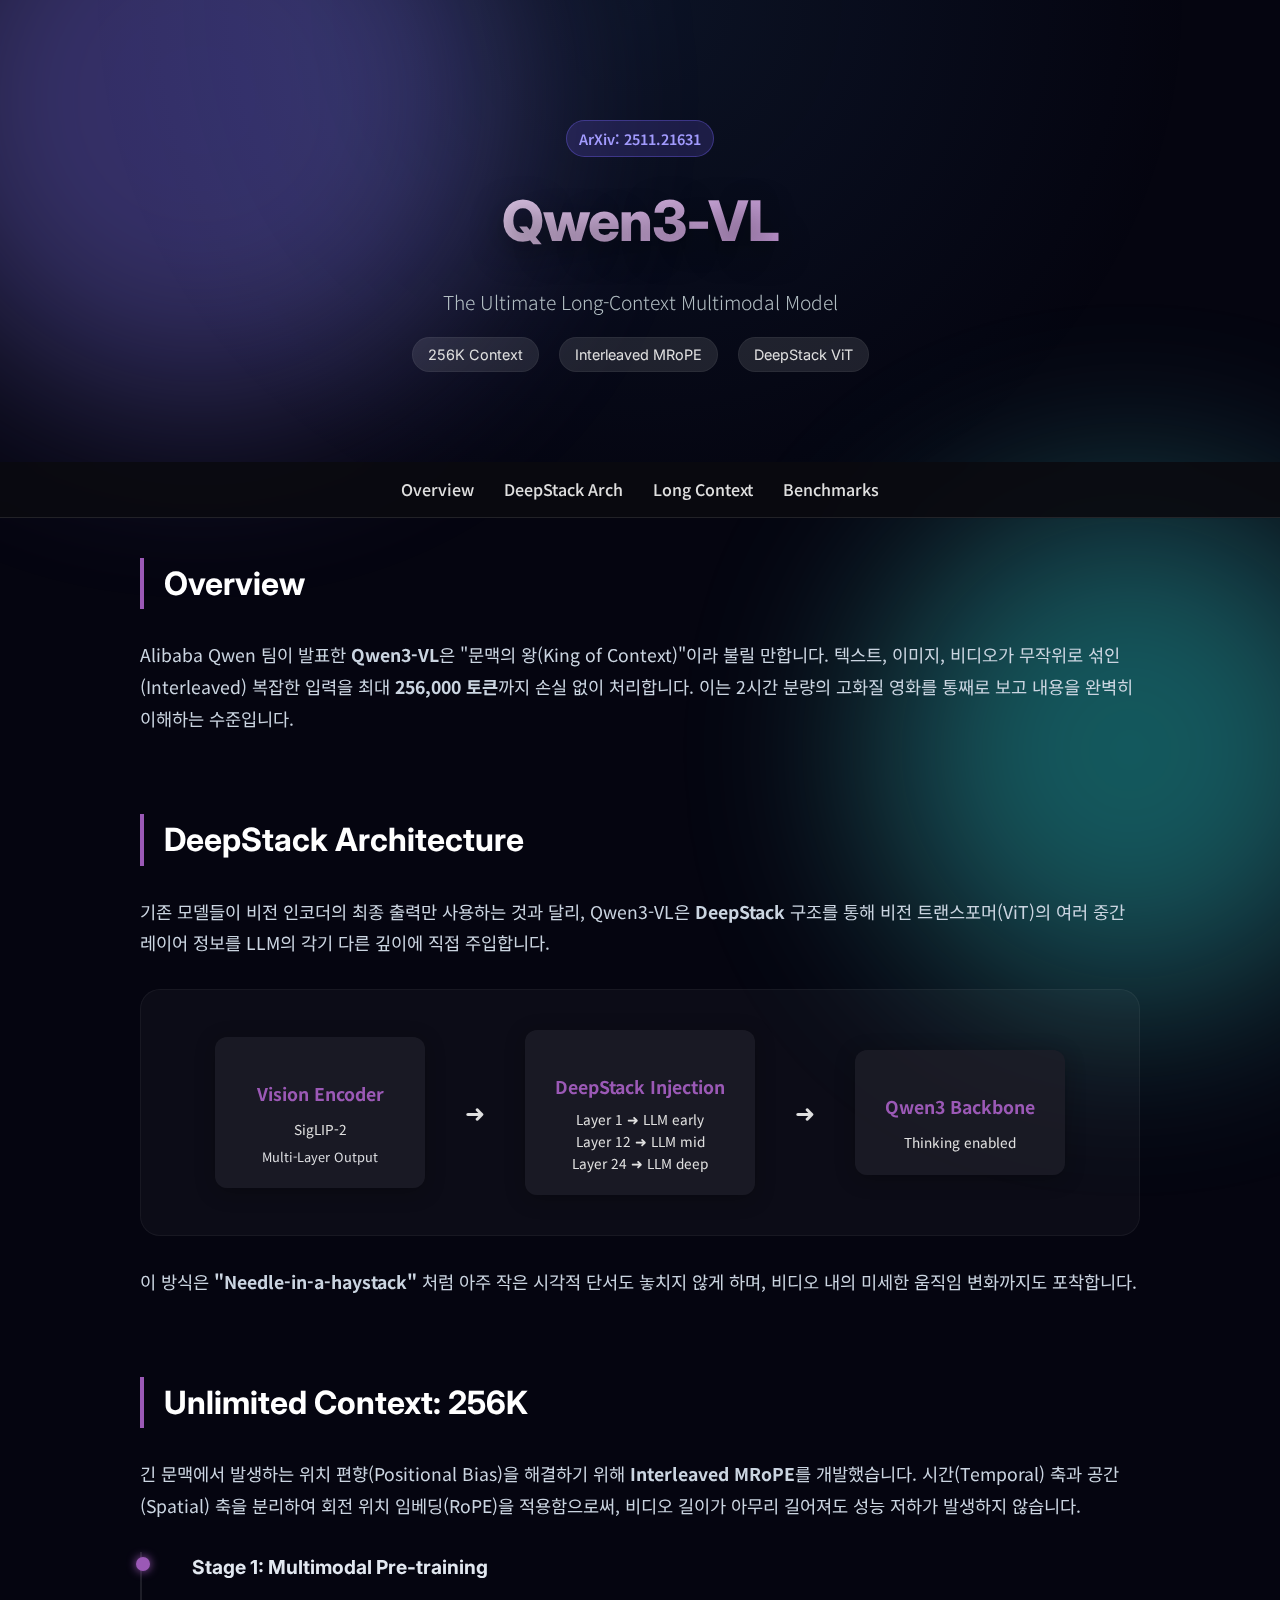
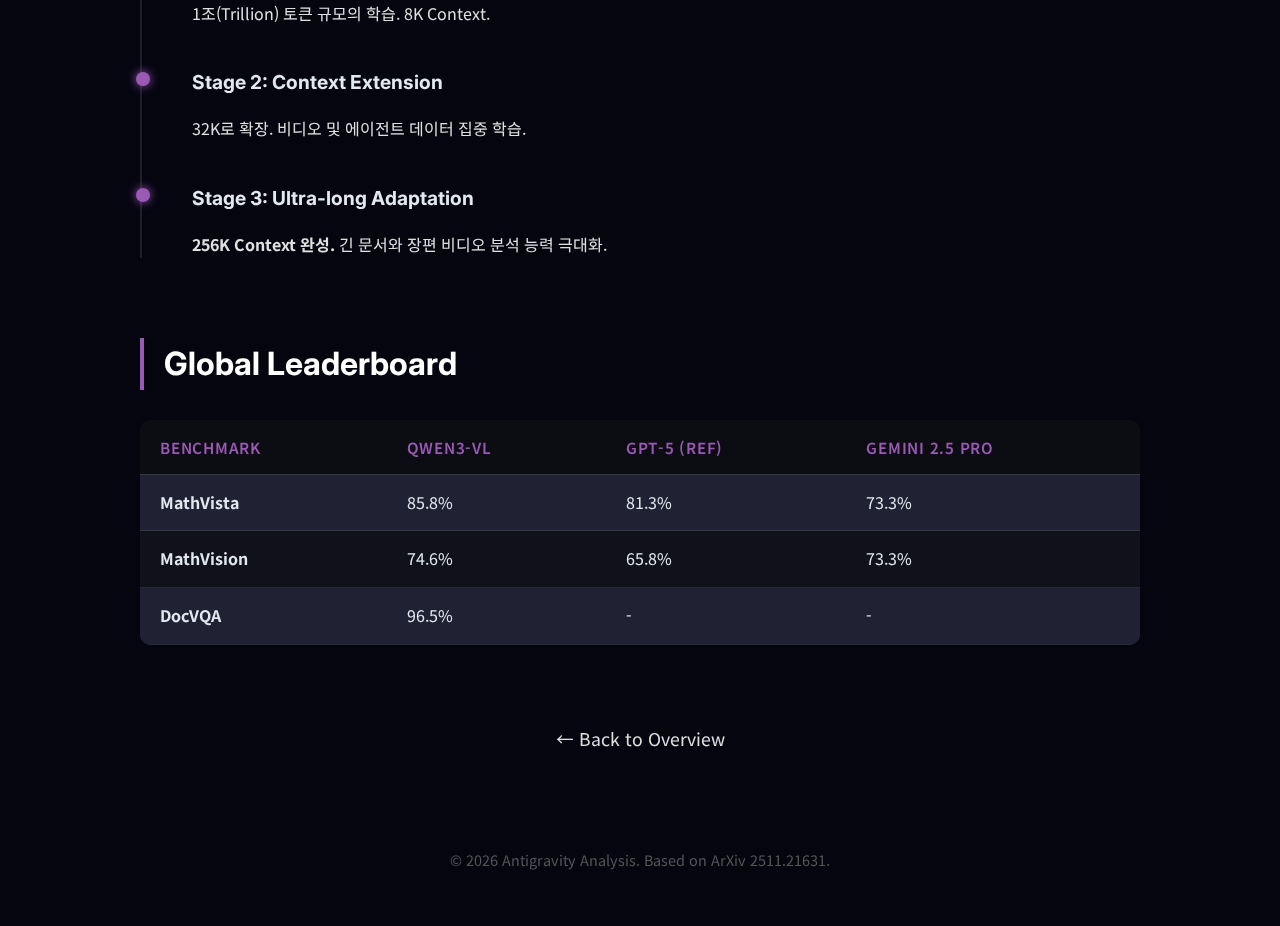
<file: qwen3vl.html>
<!DOCTYPE html>
<html lang="ko">

<head>
    <meta charset="UTF-8">
    <meta name="viewport" content="width=device-width, initial-scale=1.0">
    <title>Qwen3-VL - Deep Dive</title>
    <link rel="preconnect" href="https://fonts.googleapis.com">
    <link rel="preconnect" href="https://fonts.gstatic.com" crossorigin>
    <link
        href="https://fonts.googleapis.com/css2?family=Inter:wght@300;400;600;800&family=Noto+Sans+KR:wght@300;400;700&display=swap"
        rel="stylesheet">
    <link rel="stylesheet" href="style.css">
    <style>
        /* Specific accent override for Qwen */
        :root {
            --accent-color: #9b59b6;
        }

        .article-header h1 {
            background: linear-gradient(135deg, #fff 0%, #9b59b6 100%);
            -webkit-background-clip: text;
            -webkit-text-fill-color: transparent;
        }
    </style>
</head>

<body>
    <div class="background-orb orb-1"></div>
    <div class="background-orb orb-2"></div>

    <header class="article-header">
        <div class="container">
            <div class="badge">ArXiv: 2511.21631</div>
            <h1>Qwen3-VL</h1>
            <p class="subtitle">The Ultimate Long-Context Multimodal Model</p>

            <div class="meta-info">
                <span class="meta-tag">256K Context</span>
                <span class="meta-tag">Interleaved MRoPE</span>
                <span class="meta-tag">DeepStack ViT</span>
            </div>
        </div>
    </header>

    <nav class="article-nav">
        <div class="container">
            <ul>
                <li><a href="#overview">Overview</a></li>
                <li><a href="#deepstack">DeepStack Arch</a></li>
                <li><a href="#longcontext">Long Context</a></li>
                <li><a href="#benchmarks">Benchmarks</a></li>
            </ul>
        </div>
    </nav>

    <main class="container">
        <!-- Overview -->
        <section id="overview" class="content-section">
            <h2>Overview</h2>
            <p>
                Alibaba Qwen 팀이 발표한 <strong>Qwen3-VL</strong>은 "문맥의 왕(King of Context)"이라 불릴 만합니다.
                텍스트, 이미지, 비디오가 무작위로 섞인(Interleaved) 복잡한 입력을 최대 <strong>256,000 토큰</strong>까지
                손실 없이 처리합니다. 이는 2시간 분량의 고화질 영화를 통째로 보고 내용을 완벽히 이해하는 수준입니다.
            </p>
        </section>

        <!-- DeepStack -->
        <section id="deepstack" class="content-section">
            <h2>DeepStack Architecture</h2>
            <p>
                기존 모델들이 비전 인코더의 최종 출력만 사용하는 것과 달리, Qwen3-VL은
                <strong>DeepStack</strong> 구조를 통해 비전 트랜스포머(ViT)의 여러 중간 레이어 정보를
                LLM의 각기 다른 깊이에 직접 주입합니다.
            </p>

            <div class="arch-flow">
                <div class="arch-row">
                    <div class="arch-box">
                        <h4>Vision Encoder</h4>
                        <span>SigLIP-2</span>
                        <div style="margin-top:5px; font-size:0.8rem; color:#dcdde1;">Multi-Layer Output</div>
                    </div>
                    <div class="arrow-right">➜</div>
                    <div class="arch-box" style="border-color: #9b59b6;">
                        <h4>DeepStack Injection</h4>
                        <span style="display:block;">Layer 1 ➜ LLM early</span>
                        <span style="display:block;">Layer 12 ➜ LLM mid</span>
                        <span style="display:block;">Layer 24 ➜ LLM deep</span>
                    </div>
                    <div class="arrow-right">➜</div>
                    <div class="arch-box">
                        <h4>Qwen3 Backbone</h4>
                        <span>Thinking enabled</span>
                    </div>
                </div>
            </div>
            <p>
                이 방식은 <strong>"Needle-in-a-haystack"</strong> 처럼 아주 작은 시각적 단서도 놓치지 않게 하며,
                비디오 내의 미세한 움직임 변화까지도 포착합니다.
            </p>
        </section>

        <!-- Long Context -->
        <section id="longcontext" class="content-section">
            <h2>Unlimited Context: 256K</h2>
            <p>
                긴 문맥에서 발생하는 위치 편향(Positional Bias)을 해결하기 위해 <strong>Interleaved MRoPE</strong>를 개발했습니다.
                시간(Temporal) 축과 공간(Spatial) 축을 분리하여 회전 위치 임베딩(RoPE)을 적용함으로써,
                비디오 길이가 아무리 길어져도 성능 저하가 발생하지 않습니다.
            </p>
            <div class="timeline">
                <div class="timeline-item">
                    <h3>Stage 1: Multimodal Pre-training</h3>
                    <p>1조(Trillion) 토큰 규모의 학습. 8K Context.</p>
                </div>
                <div class="timeline-item">
                    <h3>Stage 2: Context Extension</h3>
                    <p>32K로 확장. 비디오 및 에이전트 데이터 집중 학습.</p>
                </div>
                <div class="timeline-item">
                    <h3>Stage 3: Ultra-long Adaptation</h3>
                    <p><strong>256K Context 완성.</strong> 긴 문서와 장편 비디오 분석 능력 극대화.</p>
                </div>
            </div>
        </section>

        <!-- Benchmarks -->
        <section id="benchmarks" class="content-section">
            <h2>Global Leaderboard</h2>
            <table class="detailed-table">
                <thead>
                    <tr>
                        <th>Benchmark</th>
                        <th>Qwen3-VL</th>
                        <th>GPT-5 (Ref)</th>
                        <th>Gemini 2.5 Pro</th>
                    </tr>
                </thead>
                <tbody>
                    <tr class="highlight-row">
                        <td><strong>MathVista</strong></td>
                        <td>85.8%</td>
                        <td>81.3%</td>
                        <td>73.3%</td>
                    </tr>
                    <tr>
                        <td><strong>MathVision</strong></td>
                        <td>74.6%</td>
                        <td>65.8%</td>
                        <td>73.3%</td>
                    </tr>
                    <tr class="highlight-row">
                        <td><strong>DocVQA</strong></td>
                        <td>96.5%</td>
                        <td>-</td>
                        <td>-</td>
                    </tr>
                </tbody>
            </table>
        </section>

        <a href="index.html" class="back-link">← Back to Overview</a>
    </main>

    <footer style="text-align: center; padding: 40px; color: #555;">
        <p>&copy; 2026 Antigravity Analysis. Based on ArXiv 2511.21631.</p>
    </footer>
</body>

</html>
</file>
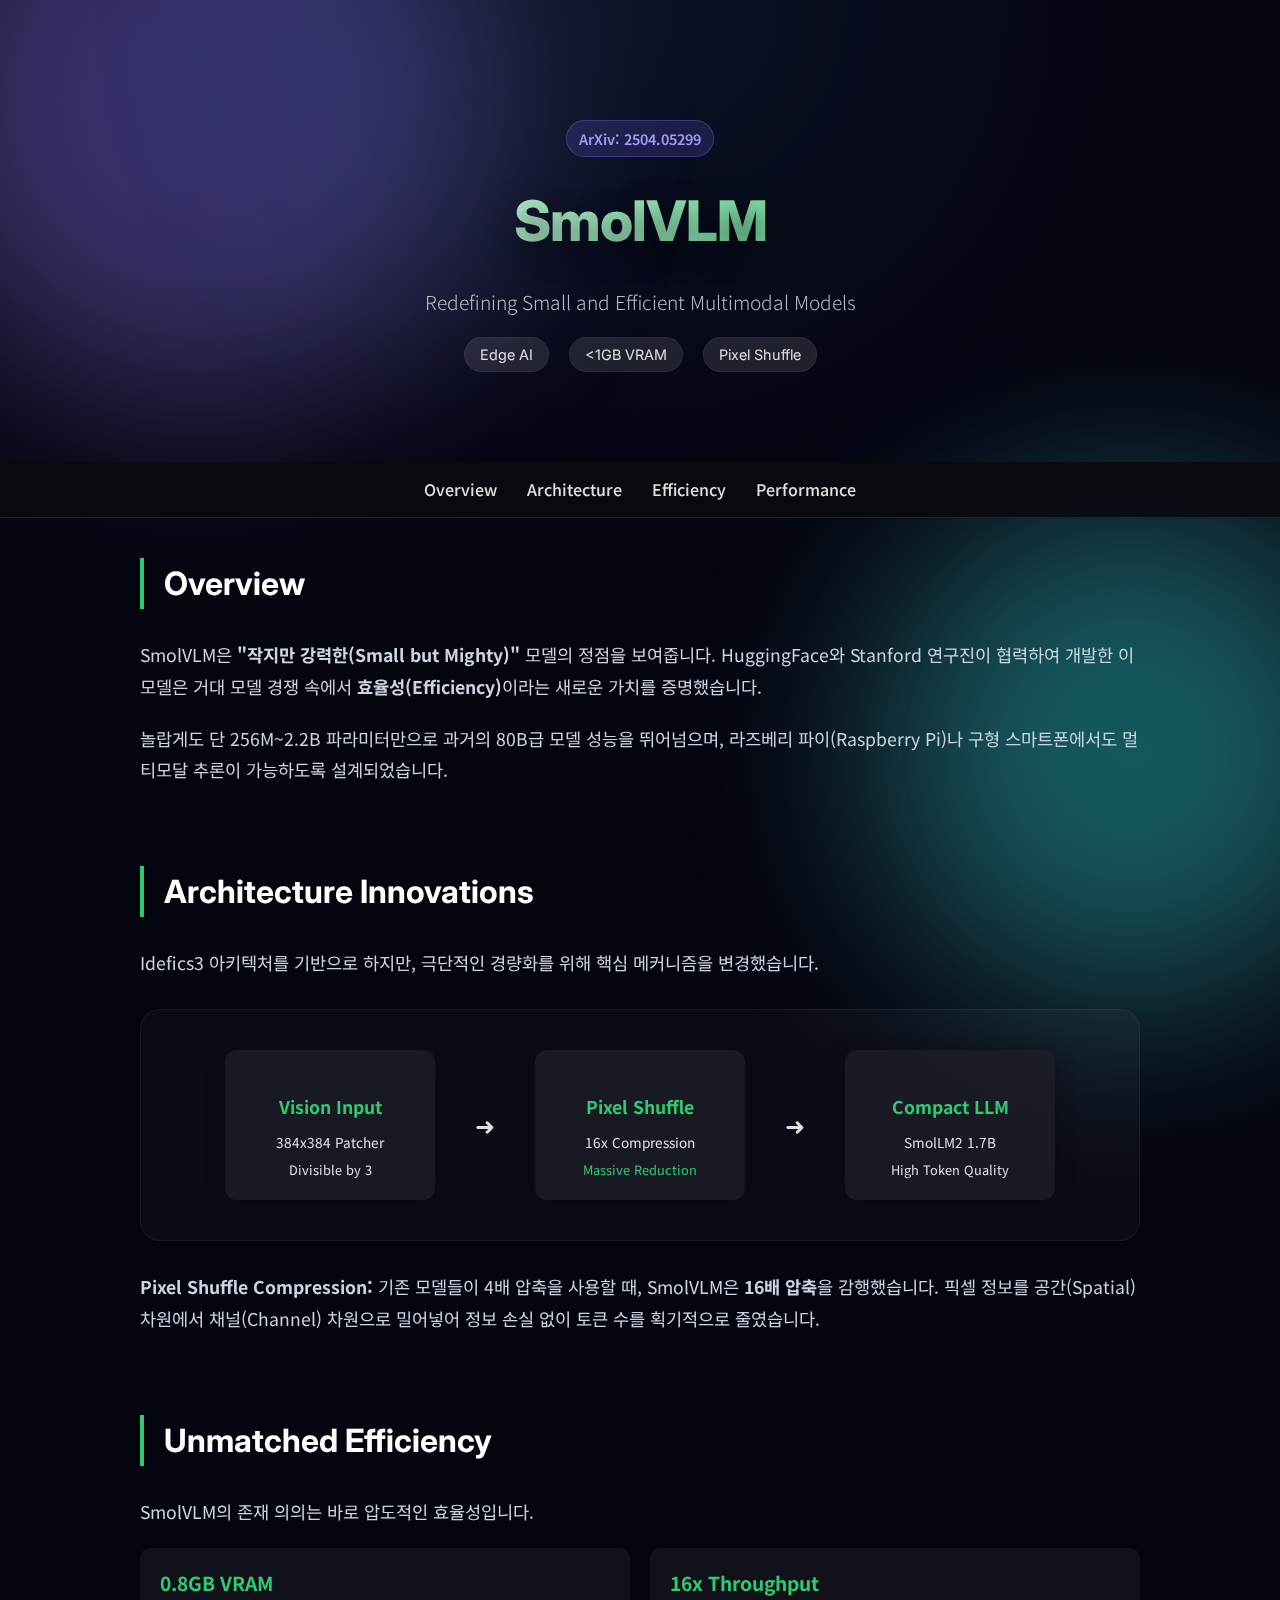
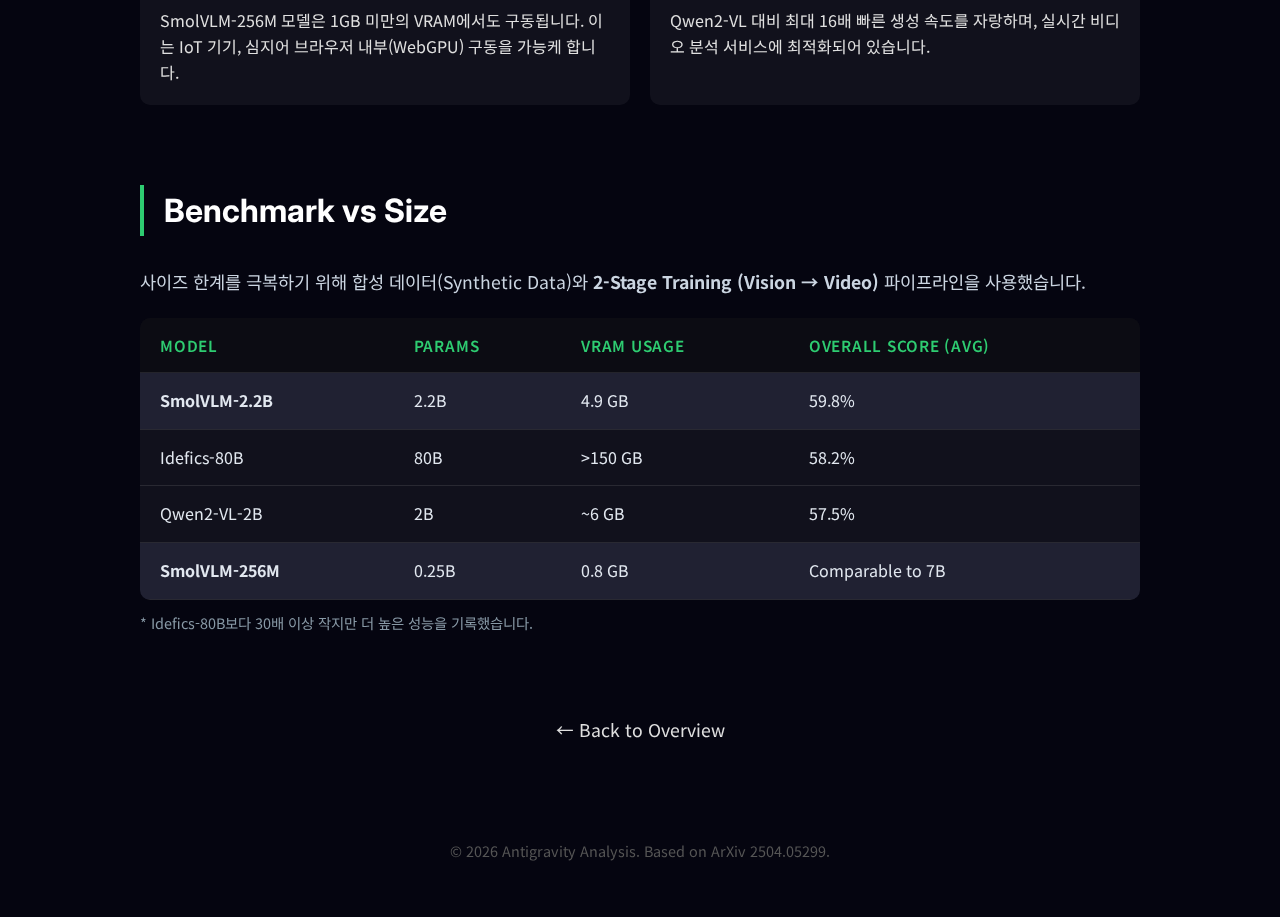
<file: smolvlm.html>
<!DOCTYPE html>
<html lang="ko">

<head>
    <meta charset="UTF-8">
    <meta name="viewport" content="width=device-width, initial-scale=1.0">
    <title>SmolVLM - Deep Dive</title>
    <link rel="preconnect" href="https://fonts.googleapis.com">
    <link rel="preconnect" href="https://fonts.gstatic.com" crossorigin>
    <link
        href="https://fonts.googleapis.com/css2?family=Inter:wght@300;400;600;800&family=Noto+Sans+KR:wght@300;400;700&display=swap"
        rel="stylesheet">
    <link rel="stylesheet" href="style.css">
    <style>
        /* Specific accent override for Smol */
        :root {
            --accent-color: #2ecc71;
        }

        .article-header h1 {
            background: linear-gradient(135deg, #fff 0%, #2ecc71 100%);
            -webkit-background-clip: text;
            background-clip: text;
            -webkit-text-fill-color: transparent;
        }
    </style>
</head>

<body>
    <div class="background-orb orb-1"></div>
    <div class="background-orb orb-2"></div>

    <header class="article-header">
        <div class="container">
            <div class="badge">ArXiv: 2504.05299</div>
            <h1>SmolVLM</h1>
            <p class="subtitle">Redefining Small and Efficient Multimodal Models</p>

            <div class="meta-info">
                <span class="meta-tag">Edge AI</span>
                <span class="meta-tag">&lt;1GB VRAM</span>
                <span class="meta-tag">Pixel Shuffle</span>
            </div>
        </div>
    </header>

    <nav class="article-nav">
        <div class="container">
            <ul>
                <li><a href="#overview">Overview</a></li>
                <li><a href="#architecture">Architecture</a></li>
                <li><a href="#efficiency">Efficiency</a></li>
                <li><a href="#performance">Performance</a></li>
            </ul>
        </div>
    </nav>

    <main class="container">
        <!-- Overview -->
        <section id="overview" class="content-section">
            <h2>Overview</h2>
            <p>
                SmolVLM은 <strong>"작지만 강력한(Small but Mighty)"</strong> 모델의 정점을 보여줍니다.
                HuggingFace와 Stanford 연구진이 협력하여 개발한 이 모델은 거대 모델 경쟁 속에서
                <strong>효율성(Efficiency)</strong>이라는 새로운 가치를 증명했습니다.
            </p>
            <p>
                놀랍게도 단 256M~2.2B 파라미터만으로 과거의 80B급 모델 성능을 뛰어넘으며,
                라즈베리 파이(Raspberry Pi)나 구형 스마트폰에서도 멀티모달 추론이 가능하도록 설계되었습니다.
            </p>
        </section>

        <!-- Architecture -->
        <section id="architecture" class="content-section">
            <h2>Architecture Innovations</h2>
            <p>
                Idefics3 아키텍처를 기반으로 하지만, 극단적인 경량화를 위해 핵심 메커니즘을 변경했습니다.
            </p>

            <div class="arch-flow">
                <div class="arch-row">
                    <div class="arch-box">
                        <h4>Vision Input</h4>
                        <span>384x384 Patcher</span>
                        <div style="margin-top:5px; font-size:0.8rem; color:var(--text-secondary);">Divisible by 3</div>
                    </div>
                    <div class="arrow-right">➜</div>
                    <div class="arch-box" style="border-color: #2ecc71;">
                        <h4>Pixel Shuffle</h4>
                        <span>16x Compression</span>
                        <div style="margin-top:5px; font-size:0.8rem; color:#2ecc71;">Massive Reduction</div>
                    </div>
                    <div class="arrow-right">➜</div>
                    <div class="arch-box">
                        <h4>Compact LLM</h4>
                        <span>SmolLM2 1.7B</span>
                        <div style="margin-top:5px; font-size:0.8rem; color:var(--text-secondary);">High Token Quality
                        </div>
                    </div>
                </div>
            </div>

            <p>
                <strong>Pixel Shuffle Compression:</strong> 기존 모델들이 4배 압축을 사용할 때,
                SmolVLM은 <strong>16배 압축</strong>을 감행했습니다. 픽셀 정보를 공간(Spatial) 차원에서 채널(Channel) 차원으로
                밀어넣어 정보 손실 없이 토큰 수를 획기적으로 줄였습니다.
            </p>
        </section>

        <!-- Efficiency -->
        <section id="efficiency" class="content-section">
            <h2>Unmatched Efficiency</h2>
            <p>
                SmolVLM의 존재 의의는 바로 압도적인 효율성입니다.
            </p>
            <ul
                style="list-style: none; padding: 0; display: grid; grid-template-columns: repeat(auto-fit, minmax(250px, 1fr)); gap: 20px;">
                <li style="background: rgba(255,255,255,0.05); padding: 20px; border-radius: 10px;">
                    <strong style="color: #2ecc71; font-size: 1.2rem; display: block; margin-bottom: 10px;">0.8GB
                        VRAM</strong>
                    SmolVLM-256M 모델은 1GB 미만의 VRAM에서도 구동됩니다. 이는 IoT 기기, 심지어 브라우저 내부(WebGPU) 구동을 가능케 합니다.
                </li>
                <li style="background: rgba(255,255,255,0.05); padding: 20px; border-radius: 10px;">
                    <strong style="color: #2ecc71; font-size: 1.2rem; display: block; margin-bottom: 10px;">16x
                        Throughput</strong>
                    Qwen2-VL 대비 최대 16배 빠른 생성 속도를 자랑하며, 실시간 비디오 분석 서비스에 최적화되어 있습니다.
                </li>
            </ul>
        </section>

        <!-- Performance -->
        <section id="performance" class="content-section">
            <h2>Benchmark vs Size</h2>
            <p>
                사이즈 한계를 극복하기 위해 합성 데이터(Synthetic Data)와 <strong>2-Stage Training (Vision → Video)</strong> 파이프라인을
                사용했습니다.
            </p>

            <table class="detailed-table">
                <thead>
                    <tr>
                        <th>Model</th>
                        <th>Params</th>
                        <th>VRAM Usage</th>
                        <th>Overall Score (Avg)</th>
                    </tr>
                </thead>
                <tbody>
                    <tr class="highlight-row">
                        <td><strong>SmolVLM-2.2B</strong></td>
                        <td>2.2B</td>
                        <td>4.9 GB</td>
                        <td>59.8%</td>
                    </tr>
                    <tr>
                        <td>Idefics-80B</td>
                        <td>80B</td>
                        <td>>150 GB</td>
                        <td>58.2%</td>
                    </tr>
                    <tr>
                        <td>Qwen2-VL-2B</td>
                        <td>2B</td>
                        <td>~6 GB</td>
                        <td>57.5%</td>
                    </tr>
                    <tr class="highlight-row">
                        <td><strong>SmolVLM-256M</strong></td>
                        <td>0.25B</td>
                        <td>0.8 GB</td>
                        <td>Comparable to 7B</td>
                    </tr>
                </tbody>
            </table>
            <p style="margin-top: 10px; font-size: 0.9rem; color: #8899a6;">
                * Idefics-80B보다 30배 이상 작지만 더 높은 성능을 기록했습니다.
            </p>
        </section>

        <a href="index.html" class="back-link">← Back to Overview</a>
    </main>

    <footer style="text-align: center; padding: 40px; color: #555;">
        <p>&copy; 2026 Antigravity Analysis. Based on ArXiv 2504.05299.</p>
    </footer>
</body>

</html>
</file>
<file: style.css>
:root {
    --bg-color: #050510;
    --text-color: #e0e0e0;
    --accent-color: #6c5ce7;
    --card-bg: rgba(255, 255, 255, 0.03);
    --card-border: rgba(255, 255, 255, 0.1);
    --glass-shadow: 0 8px 32px 0 rgba(0, 0, 0, 0.37);
    --font-heading: 'Inter', sans-serif;
    --font-body: 'Noto Sans KR', sans-serif;
}

body {
    margin: 0;
    background-color: var(--bg-color);
    color: var(--text-color);
    font-family: var(--font-body);
    line-height: 1.6;
    overflow-x: hidden;
    scroll-behavior: smooth;
    scroll-padding-top: 100px;
}

/* Background Effects */
.background-orb {
    position: fixed;
    border-radius: 50%;
    filter: blur(100px);
    z-index: -1;
    opacity: 0.4;
    animation: floatOrb 20s infinite ease-in-out alternate;
}

@keyframes floatOrb {
    0% {
        transform: translate(0, 0) scale(1);
    }

    50% {
        transform: translate(30px, -50px) scale(1.1);
    }

    100% {
        transform: translate(-20px, 20px) scale(0.9);
    }
}

.orb-1 {
    width: 600px;
    height: 600px;
    background: radial-gradient(circle, #6c5ce7, #a29bfe);
    top: -200px;
    left: -100px;
    animation-delay: 0s;
}

.orb-2 {
    width: 500px;
    height: 500px;
    background: radial-gradient(circle, #00cec9, #81ecec);
    bottom: -100px;
    right: -100px;
    animation-delay: -10s;
}

/* Sticky Nav */
.sticky-nav {
    position: fixed;
    top: 20px;
    left: 50%;
    transform: translateX(-50%);
    z-index: 1000;
    padding: 15px 40px;
    border-radius: 50px;
    background: rgba(5, 5, 16, 0.7);
    backdrop-filter: blur(20px);
    border: 1px solid rgba(255, 255, 255, 0.08);
    box-shadow: 0 10px 40px -10px rgba(0, 0, 0, 0.5);
    width: fit-content;
}

.nav-links {
    list-style: none;
    display: flex;
    gap: 30px;
    margin: 0;
    padding: 0;
}

.nav-links li a {
    text-decoration: none;
    color: #b2bec3;
    font-size: 0.95rem;
    font-weight: 500;
    transition: all 0.3s ease;
    position: relative;
}

.nav-links li a:hover {
    color: #fff;
    text-shadow: 0 0 10px rgba(255, 255, 255, 0.5);
}

.nav-links li a::after {
    content: '';
    position: absolute;
    bottom: -5px;
    left: 50%;
    width: 0;
    height: 2px;
    background: var(--accent-color);
    transition: all 0.3s ease;
    transform: translateX(-50%);
}

.nav-links li a:hover::after {
    width: 100%;
}

/* Layout */
.container {
    max-width: 1000px;
    margin: 0 auto;
    padding: 0 20px;
}

/* Typography */
h1,
h2,
h3 {
    font-family: var(--font-heading);
    margin: 0;
}

.gradient-text {
    background: linear-gradient(90deg, #a29bfe, #81ecec);
    background-clip: text;
    -webkit-background-clip: text;
    -webkit-text-fill-color: transparent;
}

/* Header */
header {
    padding: 100px 0 60px;
    text-align: center;
}

.badge {
    display: inline-block;
    padding: 6px 12px;
    border-radius: 20px;
    background: rgba(108, 92, 231, 0.2);
    border: 1px solid rgba(108, 92, 231, 0.4);
    color: #a29bfe;
    font-size: 0.9rem;
    margin-bottom: 20px;
    font-weight: 600;
}

header h1 {
    font-size: 3.5rem;
    font-weight: 800;
    margin-bottom: 20px;
    letter-spacing: -1px;
}

.subtitle {
    font-size: 1.2rem;
    color: #b2bec3;
    font-weight: 300;
}

/* Sections */
section {
    margin-bottom: 80px;
}

.section-title {
    font-size: 1.8rem;
    margin-bottom: 30px;
    border-left: 4px solid var(--accent-color);
    padding-left: 15px;
}

/* Glassmorphism */
.glass-panel {
    background: var(--card-bg);
    backdrop-filter: blur(12px);
    -webkit-backdrop-filter: blur(12px);
    border: 1px solid var(--card-border);
    border-radius: 16px;
    box-shadow: var(--glass-shadow);
    padding: 30px;
    transition: transform 0.3s ease, border-color 0.3s ease;
}

.glass-panel:hover {
    border-color: rgba(255, 255, 255, 0.3);
    transform: translateY(-5px);
}

.sticky-nav.glass-panel:hover {
    transform: translateX(-50%);
    /* Start position override */
}

/* Table */
.table-container {
    overflow-x: auto;
}

table {
    width: 100%;
    border-collapse: collapse;
    min-width: 600px;
}

th,
td {
    padding: 16px;
    text-align: left;
    border-bottom: 1px solid rgba(255, 255, 255, 0.05);
}

th {
    color: #dfe6e9;
    font-weight: 600;
    font-size: 0.95rem;
    text-transform: uppercase;
    letter-spacing: 0.05em;
}

.model-name {
    font-weight: 700;
    color: #fff;
    font-size: 1.1rem;
}

/* Tags */
.tag {
    padding: 4px 10px;
    border-radius: 8px;
    font-size: 0.8rem;
    font-weight: 600;
}

.tag-blue {
    background: rgba(9, 132, 227, 0.2);
    color: #74b9ff;
}

.tag-green {
    background: rgba(0, 184, 148, 0.2);
    color: #55efc4;
}

.tag-purple {
    background: rgba(108, 92, 231, 0.2);
    color: #a29bfe;
}

.tag-red {
    background: rgba(214, 48, 49, 0.2);
    color: #ff7675;
}

/* Grid for Cards */
.legend-item {
    cursor: pointer;
    transition: opacity 0.3s;
}

.legend-item.inactive {
    opacity: 0.3;
    text-decoration: line-through;
}

.dot {
    display: inline-block;
    width: 10px;
    height: 10px;
    border-radius: 50%;
    margin-right: 8px;
}

.grid {
    display: grid;
    grid-template-columns: repeat(auto-fit, minmax(400px, 1fr));
    gap: 24px;
}

.card-header {
    display: flex;
    justify-content: space-between;
    align-items: center;
    margin-bottom: 20px;
    border-bottom: 1px solid rgba(255, 255, 255, 0.1);
    padding-bottom: 15px;
}

.card-header h3 {
    font-size: 1.5rem;
}

.link-icon {
    color: #b2bec3;
    text-decoration: none;
    font-size: 0.9rem;
    transition: color 0.2s;
}

.link-icon:hover {
    color: var(--accent-color);
}

.summary {
    font-size: 1.1rem;
    color: #dfe6e9;
    margin-bottom: 20px;
    line-height: 1.5;
}

.features {
    padding-left: 20px;
    color: #b2bec3;
    font-size: 0.95rem;
}

.features li {
    margin-bottom: 10px;
}

/* Animation */
.fade-in {
    opacity: 0;
    transform: translateY(20px);
    transition: opacity 0.6s ease-out, transform 0.6s ease-out;
}

.fade-in.visible {
    opacity: 1;
    transform: translateY(0);
}

/* Footer */
footer {
    text-align: center;
    padding: 50px 0;
    color: #636e72;
    font-size: 0.9rem;
}

/* Mobile */
@media (max-width: 768px) {
    header h1 {
        font-size: 2.5rem;
    }

    .grid {
        grid-template-columns: 1fr;
    }
}

/* Tabs */
.tabs-container {
    padding: 20px;
    min-height: 400px;
}

.tabs-header {
    display: flex;
    gap: 10px;
    border-bottom: 1px solid rgba(255, 255, 255, 0.1);
    padding-bottom: 15px;
    margin-bottom: 20px;
    overflow-x: auto;
}

.tab-btn {
    background: transparent;
    border: none;
    color: #b2bec3;
    padding: 10px 20px;
    font-size: 1rem;
    cursor: pointer;
    font-family: var(--font-heading);
    transition: all 0.3s ease;
    border-radius: 8px;
    white-space: nowrap;
}

.tab-btn:hover {
    color: #fff;
    background: rgba(255, 255, 255, 0.05);
}

.tab-btn.active {
    color: #fff;
    background: var(--accent-color);
    font-weight: 600;
}

.tab-content {
    display: none;
    animation: fadeIn 0.5s ease;
}

.tab-content.active {
    display: block;
}

@keyframes fadeIn {
    from {
        opacity: 0;
        transform: translateY(10px);
    }

    to {
        opacity: 1;
        transform: translateY(0);
    }
}

/* Visualization - Architecture */
.viz-grid {
    display: grid;
    grid-template-columns: repeat(auto-fit, minmax(200px, 1fr));
    gap: 20px;
    text-align: center;
}

.viz-card {
    background: rgba(0, 0, 0, 0.2);
    padding: 15px;
    border-radius: 12px;
    border: 1px solid rgba(255, 255, 255, 0.05);
}

.arch-diagram {
    height: 150px;
    display: flex;
    flex-direction: column;
    align-items: center;
    justify-content: center;
    margin: 15px 0;
    font-size: 0.8rem;
    font-weight: 700;
}

.box {
    background: rgba(255, 255, 255, 0.1);
    padding: 8px 12px;
    border-radius: 6px;
    border: 1px solid rgba(255, 255, 255, 0.2);
    width: 80%;
    margin: 4px 0;
    transition: all 0.3s;
}

.arrow {
    font-size: 0.8rem;
    opacity: 0.6;
}

.viz-desc {
    font-size: 0.85rem;
    color: #a29bfe;
    margin-top: 10px;
}

/* Specific Arch Styles */
.router {
    border-color: #fab1a0;
    color: #fab1a0;
}

.moe-group {
    display: flex;
    gap: 4px;
    width: 100%;
    justify-content: center;
}

.moe {
    font-size: 0.7rem;
    background: rgba(162, 155, 254, 0.2);
}

.small {
    transform: scale(0.8);
}

.wide {
    width: 95%;
    background: rgba(255, 118, 117, 0.2);
}

/* Visualization - Training Flow */
.flow-container {
    display: flex;
    flex-direction: column;
    gap: 20px;
    padding: 10px;
}

.flow-row {
    display: flex;
    align-items: center;
    gap: 20px;
}

.flow-label {
    width: 80px;
    font-weight: 600;
    color: #dfe6e9;
    font-size: 0.9rem;
}

.flow-steps {
    display: flex;
    align-items: center;
    gap: 10px;
    flex-wrap: wrap;
}

.step {
    background: rgba(9, 132, 227, 0.2);
    padding: 8px 16px;
    border-radius: 20px;
    font-size: 0.85rem;
    border: 1px solid rgba(9, 132, 227, 0.4);
}

.step.highlight {
    background: rgba(253, 203, 110, 0.2);
    border-color: rgba(253, 203, 110, 0.6);
    color: #ffeaa7;
}

.step.dimmed {
    opacity: 0.5;
}

.connector {
    color: #636e72;
}

/* Visualization - Data Chart */
.chart-container {
    display: flex;
    flex-direction: column;
    gap: 25px;
    padding: 10px;
}

.chart-row {
    display: flex;
    align-items: center;
    gap: 15px;
}

.chart-label {
    width: 80px;
    font-size: 0.9rem;
    color: #dfe6e9;
}

.bar-group {
    flex: 1;
    display: flex;
    height: 24px;
    background: rgba(255, 255, 255, 0.05);
    border-radius: 12px;
    overflow: hidden;
}

.bar {
    height: 100%;
    display: flex;
    align-items: center;
    justify-content: center;
    font-size: 0.75rem;
    color: rgba(0, 0, 0, 0.6);
    font-weight: 700;
}

.quality {
    background: #55efc4;
    width: 0;
    transition: width 1s;
}

.quantity {
    background: #a29bfe;
    width: 0;
    transition: width 1s;
}

.balanced {
    background: #74b9ff;
}

.rl-data {
    background: #fab1a0;
}

.chart-val {
    width: 120px;
    font-size: 0.8rem;
    color: #b2bec3;
    text-align: right;
}

@media (max-width: 600px) {

    .flow-row,
    .chart-row {
        flex-direction: column;
        align-items: flex-start;
    }

    .bar-group {
        width: 100%;
    }
}

/* Benchmark Section */
.benchmark-grid {
    display: flex;
    flex-direction: column;
    gap: 15px;
    background: rgba(0, 0, 0, 0.2);
    padding: 20px;
    border-radius: 12px;
}

.bench-item {
    display: flex;
    align-items: center;
    gap: 15px;
}

.bench-item span {
    width: 100px;
    font-size: 0.9rem;
    font-weight: 600;
    color: #dfe6e9;
}

.bench-bar-container {
    flex: 1;
    height: 24px;
    background: rgba(255, 255, 255, 0.05);
    border-radius: 4px;
    overflow: hidden;
    position: relative;
}

.bench-bar {
    height: 100%;
    display: flex;
    align-items: center;
    justify-content: flex-end;
    padding-right: 10px;
    font-size: 0.8rem;
    font-weight: 700;
    color: rgba(0, 0, 0, 0.6);
    width: 0;
    /* Animated */
    transition: width 1.5s cubic-bezier(0.22, 1, 0.36, 1);
}

/* Tech Specs inside Cards */
.tech-specs {
    margin-top: 15px;
    padding-top: 15px;
    border-top: 1px solid rgba(255, 255, 255, 0.05);
}

.tech-specs h4 {
    font-size: 0.95rem;
    color: var(--accent-color);
    margin-bottom: 10px;
    text-transform: uppercase;
    letter-spacing: 0.05em;
}

/* Detailed Article Page Styles */
.article-header {
    padding: 120px 0 60px;
    text-align: center;
    background: radial-gradient(circle at top center, rgba(74, 144, 226, 0.1) 0%, transparent 70%);
}

.article-header h1 {
    font-size: 3.5rem;
    margin-bottom: 20px;
    background: linear-gradient(135deg, #fff 0%, #a5b4fc 100%);
    -webkit-background-clip: text;
    -webkit-text-fill-color: transparent;
    text-shadow: 0 10px 30px rgba(0, 0, 0, 0.5);
}

.meta-info {
    display: flex;
    justify-content: center;
    gap: 20px;
    font-family: 'Inter', sans-serif;
    color: var(--text-secondary);
    margin-bottom: 30px;
}

.meta-tag {
    background: rgba(255, 255, 255, 0.1);
    padding: 5px 15px;
    border-radius: 20px;
    font-size: 0.9rem;
    border: 1px solid rgba(255, 255, 255, 0.05);
}

.article-nav {
    position: sticky;
    top: 0;
    z-index: 100;
    background: rgba(10, 10, 15, 0.9);
    backdrop-filter: blur(10px);
    border-bottom: 1px solid rgba(255, 255, 255, 0.1);
    margin-bottom: 40px;
    width: 100%;
}

.article-nav ul {
    display: flex;
    justify-content: center;
    list-style: none;
    padding: 15px 0;
    gap: 30px;
    margin: 0;
}

.article-nav a {
    color: var(--text-secondary);
    text-decoration: none;
    font-weight: 500;
    transition: color 0.3s;
}

.article-nav a:hover,
.article-nav a.active {
    color: var(--accent-color);
}

.content-section {
    margin-bottom: 80px;
}

.content-section h2 {
    font-size: 2rem;
    margin-bottom: 30px;
    border-left: 4px solid var(--accent-color);
    padding-left: 20px;
    color: #fff;
}

.content-section p {
    font-size: 1.1rem;
    line-height: 1.8;
    color: #cbd5e1;
    margin-bottom: 20px;
}

/* Detailed Architecture Diagram */
.arch-flow {
    display: flex;
    flex-direction: column;
    align-items: center;
    gap: 20px;
    background: rgba(255, 255, 255, 0.03);
    padding: 40px;
    border-radius: 20px;
    border: 1px solid rgba(255, 255, 255, 0.05);
    margin: 30px 0;
}

.arch-row {
    display: flex;
    gap: 40px;
    align-items: center;
    flex-wrap: wrap;
    justify-content: center;
}

.arch-box {
    background: rgba(30, 30, 40, 0.8);
    padding: 20px 30px;
    border-radius: 12px;
    border: 1px solid var(--border-color);
    text-align: center;
    box-shadow: 0 4px 20px rgba(0, 0, 0, 0.3);
    position: relative;
    min-width: 150px;
}

.arch-box h4 {
    color: var(--accent-color);
    margin-bottom: 8px;
    font-size: 1.1rem;
}

.arch-box span {
    font-size: 0.85rem;
    color: var(--text-secondary);
}

.arrow-down {
    font-size: 1.5rem;
    color: var(--text-secondary);
}

.arrow-right {
    font-size: 1.5rem;
    color: var(--text-secondary);
}

/* Training Timeline */
.timeline {
    position: relative;
    padding-left: 30px;
    border-left: 2px solid rgba(255, 255, 255, 0.1);
    margin-top: 30px;
}

.timeline-item {
    position: relative;
    margin-bottom: 40px;
    padding-left: 20px;
}

.timeline-item::before {
    content: '';
    position: absolute;
    left: -36px;
    top: 5px;
    width: 14px;
    height: 14px;
    background: var(--accent-color);
    border-radius: 50%;
    box-shadow: 0 0 10px var(--accent-color);
}

.timeline-item h3 {
    margin-bottom: 10px;
    color: #e2e8f0;
    font-size: 1.2rem;
}

.timeline-item p {
    font-size: 1rem;
    color: var(--text-secondary);
}

/* Benchmark Table */
.detailed-table {
    width: 100%;
    border-collapse: collapse;
    margin-top: 20px;
    background: rgba(255, 255, 255, 0.05);
    border-radius: 10px;
    overflow: hidden;
}

.detailed-table th,
.detailed-table td {
    padding: 15px 20px;
    text-align: left;
    border-bottom: 1px solid rgba(255, 255, 255, 0.1);
    color: #e2e8f0;
}

.detailed-table th {
    background: rgba(0, 0, 0, 0.3);
    color: var(--accent-color);
    font-weight: 600;
}

.detailed-table tr:hover {
    background: rgba(255, 255, 255, 0.08);
}

.highlight-row {
    background: rgba(165, 180, 252, 0.1) !important;
}

.back-link {
    display: table;
    margin: 40px auto;
    color: var(--text-secondary);
    text-decoration: none;
    border-bottom: 1px solid transparent;
    transition: all 0.3s;
    font-size: 1.1rem;
}

.back-link:hover {
    color: var(--accent-color);
    border-bottom-color: var(--accent-color);
}

@media (max-width: 768px) {
    .arch-row {
        flex-direction: column;
        gap: 20px;
    }

    .arrow-right {
        transform: rotate(90deg);
    }
}

/* Button style for detailed view */
.btn-read-more {
    display: inline-block;
    margin-top: 20px;
    padding: 10px 20px;
    background: rgba(255, 255, 255, 0.05);
    border: 1px solid rgba(255, 255, 255, 0.1);
    border-radius: 30px;
    color: #fff;
    text-decoration: none;
    font-size: 0.9rem;
    font-weight: 500;
    transition: all 0.3s cubic-bezier(0.25, 0.8, 0.25, 1);
}

.btn-read-more:hover {
    background: var(--accent-color);
    border-color: var(--accent-color);
    box-shadow: 0 0 15px var(--accent-color);
    transform: translateY(-2px);
}
</file>
